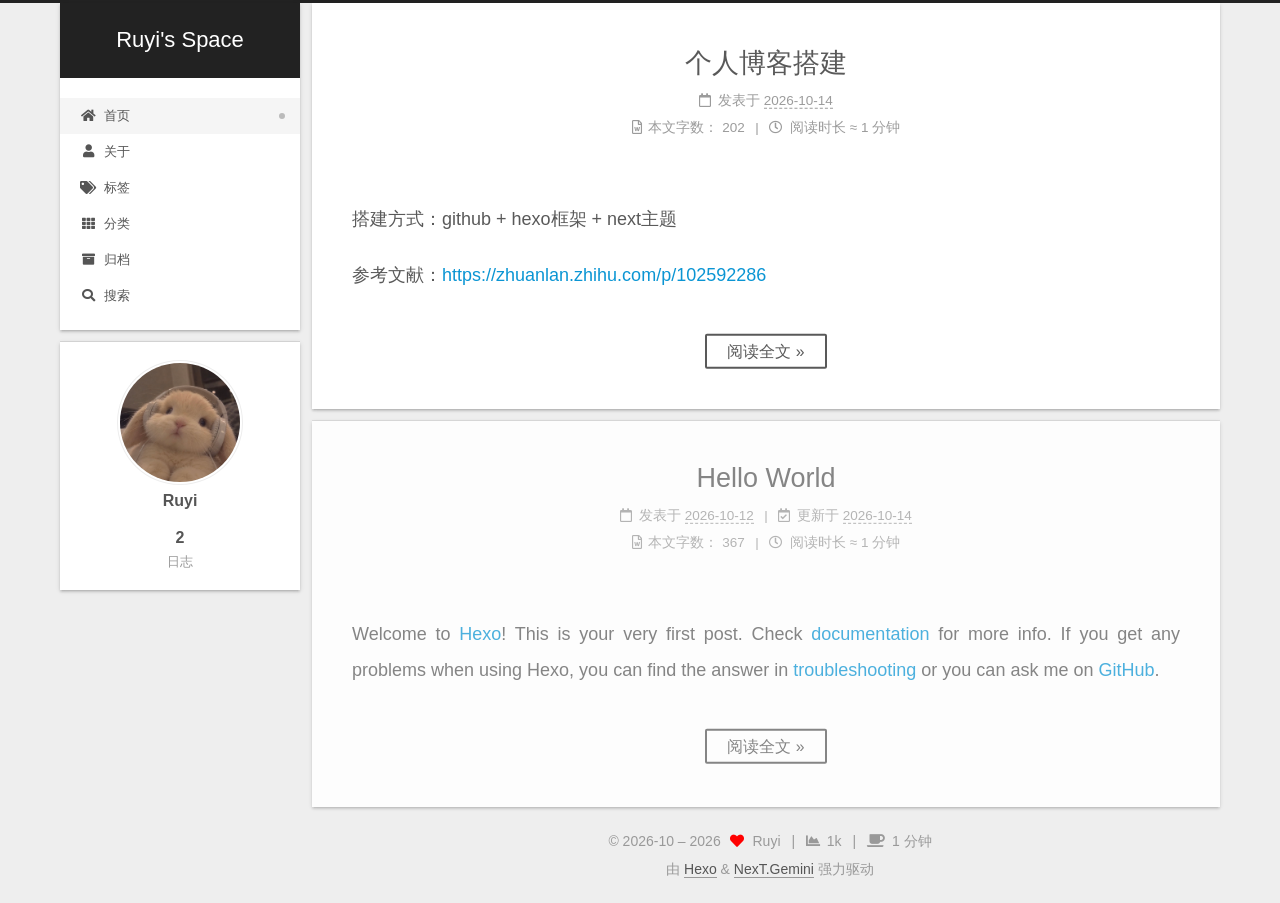
<file: index.html>
<!DOCTYPE html>
<html lang="zh-CN">
<head>
  <meta charset="UTF-8">
<meta name="viewport" content="width=device-width, initial-scale=1, maximum-scale=2">
<meta name="theme-color" content="#222">
<meta name="generator" content="Hexo 8.1.2">
  <link rel="apple-touch-icon" sizes="180x180" href="/images/apple-touch-icon-next.png">
  <link rel="icon" type="image/png" sizes="32x32" href="/images/favicon-32x32.png">
  <link rel="icon" type="image/png" sizes="16x16" href="/images/favicon-16x16.png">
  <link rel="mask-icon" href="/images/logo.svg" color="#222">

<link rel="stylesheet" href="/css/main.css">


<link rel="stylesheet" href="/lib/font-awesome/css/all.min.css">
  <link rel="stylesheet" href="/lib/pace/pace-theme-minimal.min.css">
  <script src="/lib/pace/pace.min.js"></script>

<script id="hexo-configurations">
    var NexT = window.NexT || {};
    var CONFIG = {"hostname":"example.com","root":"/","scheme":"Gemini","version":"7.8.0","exturl":false,"sidebar":{"position":"left","display":"post","padding":18,"offset":12,"onmobile":false},"copycode":{"enable":false,"show_result":false,"style":null},"back2top":{"enable":true,"sidebar":false,"scrollpercent":false},"bookmark":{"enable":false,"color":"#222","save":"auto"},"fancybox":false,"mediumzoom":false,"lazyload":false,"pangu":false,"comments":{"style":"tabs","active":null,"storage":true,"lazyload":false,"nav":null},"algolia":{"hits":{"per_page":10},"labels":{"input_placeholder":"Search for Posts","hits_empty":"We didn't find any results for the search: ${query}","hits_stats":"${hits} results found in ${time} ms"}},"localsearch":{"enable":true,"trigger":"manual","top_n_per_article":1,"unescape":false,"preload":false},"motion":{"enable":true,"async":false,"transition":{"post_block":"fadeIn","post_header":"slideDownIn","post_body":"slideDownIn","coll_header":"slideLeftIn","sidebar":"slideUpIn"}},"path":"search.xml"};
  </script>

  <meta property="og:type" content="website">
<meta property="og:title" content="Ruyi&#39;s Space">
<meta property="og:url" content="http://example.com/index.html">
<meta property="og:site_name" content="Ruyi&#39;s Space">
<meta property="og:locale" content="zh_CN">
<meta property="article:author" content="Ruyi">
<meta name="twitter:card" content="summary">

<link rel="canonical" href="http://example.com/">


<script id="page-configurations">
  // https://hexo.io/docs/variables.html
  CONFIG.page = {
    sidebar: "",
    isHome : true,
    isPost : false,
    lang   : 'zh-CN'
  };
</script>

  <title>Ruyi's Space</title>
  






  <noscript>
  <style>
  .use-motion .brand,
  .use-motion .menu-item,
  .sidebar-inner,
  .use-motion .post-block,
  .use-motion .pagination,
  .use-motion .comments,
  .use-motion .post-header,
  .use-motion .post-body,
  .use-motion .collection-header { opacity: initial; }

  .use-motion .site-title,
  .use-motion .site-subtitle {
    opacity: initial;
    top: initial;
  }

  .use-motion .logo-line-before i { left: initial; }
  .use-motion .logo-line-after i { right: initial; }
  </style>
</noscript>

</head>

<body itemscope itemtype="http://schema.org/WebPage">
  <div class="container use-motion">
    <div class="headband"></div>

    <header class="header" itemscope itemtype="http://schema.org/WPHeader">
      <div class="header-inner"><div class="site-brand-container">
  <div class="site-nav-toggle">
    <div class="toggle" aria-label="切换导航栏">
      <span class="toggle-line toggle-line-first"></span>
      <span class="toggle-line toggle-line-middle"></span>
      <span class="toggle-line toggle-line-last"></span>
    </div>
  </div>

  <div class="site-meta">

    <a href="/" class="brand" rel="start">
      <span class="logo-line-before"><i></i></span>
      <h1 class="site-title">Ruyi's Space</h1>
      <span class="logo-line-after"><i></i></span>
    </a>
  </div>

  <div class="site-nav-right">
    <div class="toggle popup-trigger">
        <i class="fa fa-search fa-fw fa-lg"></i>
    </div>
  </div>
</div>




<nav class="site-nav">
  <ul id="menu" class="main-menu menu">
        <li class="menu-item menu-item-home">

    <a href="/" rel="section"><i class="fa fa-home fa-fw"></i>首页</a>

  </li>
        <li class="menu-item menu-item-about">

    <a href="/about/" rel="section"><i class="fa fa-user fa-fw"></i>关于</a>

  </li>
        <li class="menu-item menu-item-tags">

    <a href="/tags/" rel="section"><i class="fa fa-tags fa-fw"></i>标签</a>

  </li>
        <li class="menu-item menu-item-categories">

    <a href="/categories/" rel="section"><i class="fa fa-th fa-fw"></i>分类</a>

  </li>
        <li class="menu-item menu-item-archives">

    <a href="/archives/" rel="section"><i class="fa fa-archive fa-fw"></i>归档</a>

  </li>
      <li class="menu-item menu-item-search">
        <a role="button" class="popup-trigger"><i class="fa fa-search fa-fw"></i>搜索
        </a>
      </li>
  </ul>
</nav>



  <div class="search-pop-overlay">
    <div class="popup search-popup">
        <div class="search-header">
  <span class="search-icon">
    <i class="fa fa-search"></i>
  </span>
  <div class="search-input-container">
    <input autocomplete="off" autocapitalize="off"
           placeholder="搜索..." spellcheck="false"
           type="search" class="search-input">
  </div>
  <span class="popup-btn-close">
    <i class="fa fa-times-circle"></i>
  </span>
</div>
<div id="search-result">
  <div id="no-result">
    <i class="fa fa-spinner fa-pulse fa-5x fa-fw"></i>
  </div>
</div>

    </div>
  </div>

</div>
    </header>

    
  <div class="back-to-top">
    <i class="fa fa-arrow-up"></i>
    <span>0%</span>
  </div>


    <main class="main">
      <div class="main-inner">
        <div class="content-wrap">
          

          <div class="content index posts-expand">
            
      
  
  
  <article itemscope itemtype="http://schema.org/Article" class="post-block" lang="zh-CN">
    <link itemprop="mainEntityOfPage" href="http://example.com/2026/10/14/%E4%B8%AA%E4%BA%BA%E5%8D%9A%E5%AE%A2%E6%90%AD%E5%BB%BA/">

    <span hidden itemprop="author" itemscope itemtype="http://schema.org/Person">
      <meta itemprop="image" content="/images/avatar.png">
      <meta itemprop="name" content="Ruyi">
      <meta itemprop="description" content="">
    </span>

    <span hidden itemprop="publisher" itemscope itemtype="http://schema.org/Organization">
      <meta itemprop="name" content="Ruyi's Space">
    </span>
      <header class="post-header">
        <h2 class="post-title" itemprop="name headline">
          
            <a href="/2026/10/14/%E4%B8%AA%E4%BA%BA%E5%8D%9A%E5%AE%A2%E6%90%AD%E5%BB%BA/" class="post-title-link" itemprop="url">个人博客搭建</a>
        </h2>

        <div class="post-meta">
            <span class="post-meta-item">
              <span class="post-meta-item-icon">
                <i class="far fa-calendar"></i>
              </span>
              <span class="post-meta-item-text">发表于</span>
              

              <time title="创建时间：2026-10-14 18:21:20 / 修改时间：22:31:36" itemprop="dateCreated datePublished" datetime="2026-10-14T18:21:20+08:00">2026-10-14</time>
            </span>

          <br>
            <span class="post-meta-item" title="本文字数">
              <span class="post-meta-item-icon">
                <i class="far fa-file-word"></i>
              </span>
                <span class="post-meta-item-text">本文字数：</span>
              <span>202</span>
            </span>
            <span class="post-meta-item" title="阅读时长">
              <span class="post-meta-item-icon">
                <i class="far fa-clock"></i>
              </span>
                <span class="post-meta-item-text">阅读时长 &asymp;</span>
              <span>1 分钟</span>
            </span>

        </div>
      </header>

    
    
    
    <div class="post-body" itemprop="articleBody">

      
          <p>搭建方式：github + hexo框架 + next主题</p>
<p>参考文献：<a target="_blank" rel="noopener" href="https://zhuanlan.zhihu.com/p/102592286">https://zhuanlan.zhihu.com/p/102592286</a></p>
          <!--noindex-->
            <div class="post-button">
              <a class="btn" href="/2026/10/14/%E4%B8%AA%E4%BA%BA%E5%8D%9A%E5%AE%A2%E6%90%AD%E5%BB%BA/#more" rel="contents">
                阅读全文 &raquo;
              </a>
            </div>
          <!--/noindex-->
        
      
    </div>

    
    
    
      <footer class="post-footer">
        <div class="post-eof"></div>
      </footer>
  </article>
  
  
  

      
  
  
  <article itemscope itemtype="http://schema.org/Article" class="post-block" lang="zh-CN">
    <link itemprop="mainEntityOfPage" href="http://example.com/2026/10/12/hello-world/">

    <span hidden itemprop="author" itemscope itemtype="http://schema.org/Person">
      <meta itemprop="image" content="/images/avatar.png">
      <meta itemprop="name" content="Ruyi">
      <meta itemprop="description" content="">
    </span>

    <span hidden itemprop="publisher" itemscope itemtype="http://schema.org/Organization">
      <meta itemprop="name" content="Ruyi's Space">
    </span>
      <header class="post-header">
        <h2 class="post-title" itemprop="name headline">
          
            <a href="/2026/10/12/hello-world/" class="post-title-link" itemprop="url">Hello World</a>
        </h2>

        <div class="post-meta">
            <span class="post-meta-item">
              <span class="post-meta-item-icon">
                <i class="far fa-calendar"></i>
              </span>
              <span class="post-meta-item-text">发表于</span>

              <time title="创建时间：2026-10-12 19:03:49" itemprop="dateCreated datePublished" datetime="2026-10-12T19:03:49+08:00">2026-10-12</time>
            </span>
              <span class="post-meta-item">
                <span class="post-meta-item-icon">
                  <i class="far fa-calendar-check"></i>
                </span>
                <span class="post-meta-item-text">更新于</span>
                <time title="修改时间：2026-10-14 22:32:46" itemprop="dateModified" datetime="2026-10-14T22:32:46+08:00">2026-10-14</time>
              </span>

          <br>
            <span class="post-meta-item" title="本文字数">
              <span class="post-meta-item-icon">
                <i class="far fa-file-word"></i>
              </span>
                <span class="post-meta-item-text">本文字数：</span>
              <span>367</span>
            </span>
            <span class="post-meta-item" title="阅读时长">
              <span class="post-meta-item-icon">
                <i class="far fa-clock"></i>
              </span>
                <span class="post-meta-item-text">阅读时长 &asymp;</span>
              <span>1 分钟</span>
            </span>

        </div>
      </header>

    
    
    
    <div class="post-body" itemprop="articleBody">

      
          <p>Welcome to <a target="_blank" rel="noopener" href="https://hexo.io/">Hexo</a>! This is your very first post. Check <a target="_blank" rel="noopener" href="https://hexo.io/docs/">documentation</a> for more info. If you get any problems when using Hexo, you can find the answer in <a target="_blank" rel="noopener" href="https://hexo.io/docs/troubleshooting.html">troubleshooting</a> or you can ask me on <a target="_blank" rel="noopener" href="https://github.com/hexojs/hexo/issues">GitHub</a>.<br>
          <!--noindex-->
            <div class="post-button">
              <a class="btn" href="/2026/10/12/hello-world/#more" rel="contents">
                阅读全文 &raquo;
              </a>
            </div>
          <!--/noindex-->
        
      
    </div>

    
    
    
      <footer class="post-footer">
        <div class="post-eof"></div>
      </footer>
  </article>
  
  
  


  



          </div>
          

<script>
  window.addEventListener('tabs:register', () => {
    let { activeClass } = CONFIG.comments;
    if (CONFIG.comments.storage) {
      activeClass = localStorage.getItem('comments_active') || activeClass;
    }
    if (activeClass) {
      let activeTab = document.querySelector(`a[href="#comment-${activeClass}"]`);
      if (activeTab) {
        activeTab.click();
      }
    }
  });
  if (CONFIG.comments.storage) {
    window.addEventListener('tabs:click', event => {
      if (!event.target.matches('.tabs-comment .tab-content .tab-pane')) return;
      let commentClass = event.target.classList[1];
      localStorage.setItem('comments_active', commentClass);
    });
  }
</script>

        </div>
          
  
  <div class="toggle sidebar-toggle">
    <span class="toggle-line toggle-line-first"></span>
    <span class="toggle-line toggle-line-middle"></span>
    <span class="toggle-line toggle-line-last"></span>
  </div>

  <aside class="sidebar">
    <div class="sidebar-inner">

      <ul class="sidebar-nav motion-element">
        <li class="sidebar-nav-toc">
          文章目录
        </li>
        <li class="sidebar-nav-overview">
          站点概览
        </li>
      </ul>

      <!--noindex-->
      <div class="post-toc-wrap sidebar-panel">
      </div>
      <!--/noindex-->

      <div class="site-overview-wrap sidebar-panel">
        <div class="site-author motion-element" itemprop="author" itemscope itemtype="http://schema.org/Person">
    <img class="site-author-image" itemprop="image" alt="Ruyi"
      src="/images/avatar.png">
  <p class="site-author-name" itemprop="name">Ruyi</p>
  <div class="site-description" itemprop="description"></div>
</div>
<div class="site-state-wrap motion-element">
  <nav class="site-state">
      <div class="site-state-item site-state-posts">
          <a href="/archives/">
        
          <span class="site-state-item-count">2</span>
          <span class="site-state-item-name">日志</span>
        </a>
      </div>
  </nav>
</div>



      </div>

    </div>
  </aside>
  <div id="sidebar-dimmer"></div>


      </div>
    </main>

    <footer class="footer">
      <div class="footer-inner">
        

        

<div class="copyright">
  
  &copy; 2026-10 – 
  <span itemprop="copyrightYear">2026</span>
  <span class="with-love">
    <i class="fa fa-heart"></i>
  </span>
  <span class="author" itemprop="copyrightHolder">Ruyi</span>
    <span class="post-meta-divider">|</span>
    <span class="post-meta-item-icon">
      <i class="fa fa-chart-area"></i>
    </span>
    <span title="站点总字数">1k</span>
    <span class="post-meta-divider">|</span>
    <span class="post-meta-item-icon">
      <i class="fa fa-coffee"></i>
    </span>
    <span title="站点阅读时长">1 分钟</span>
</div>
  <div class="powered-by">由 <a href="https://hexo.io/" class="theme-link" rel="noopener" target="_blank">Hexo</a> & <a href="https://theme-next.org/" class="theme-link" rel="noopener" target="_blank">NexT.Gemini</a> 强力驱动
  </div>

        








      </div>
    </footer>
  </div>

  
  <script src="/lib/anime.min.js"></script>
  <script src="/lib/velocity/velocity.min.js"></script>
  <script src="/lib/velocity/velocity.ui.min.js"></script>

<script src="/js/utils.js"></script>

<script src="/js/motion.js"></script>


<script src="/js/schemes/pisces.js"></script>


<script src="/js/next-boot.js"></script>




  




  
<script src="/js/local-search.js"></script>













  

  

</body>
</html>
</file>
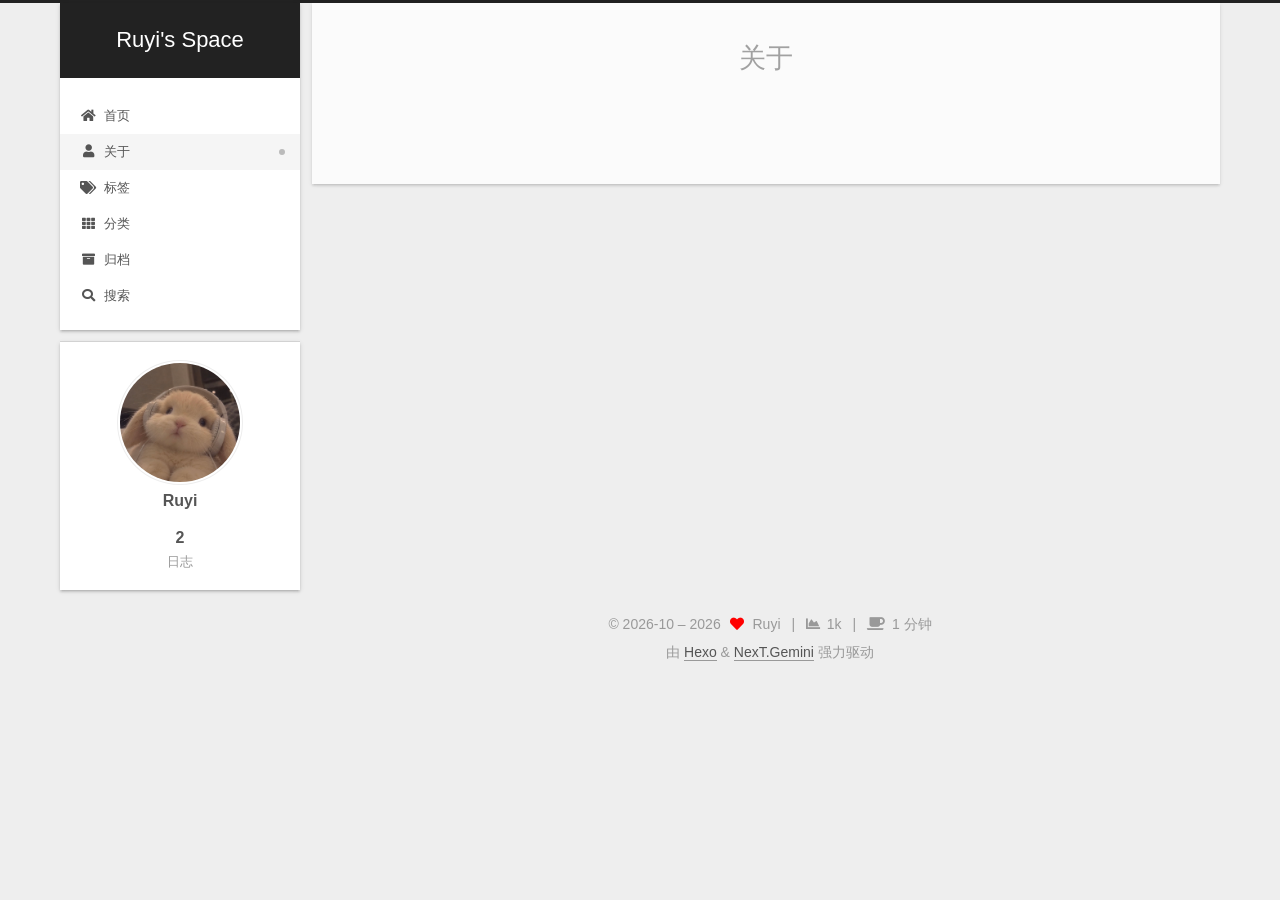
<file: about/index.html>
<!DOCTYPE html>
<html lang="zh-CN">
<head>
  <meta charset="UTF-8">
<meta name="viewport" content="width=device-width, initial-scale=1, maximum-scale=2">
<meta name="theme-color" content="#222">
<meta name="generator" content="Hexo 8.1.2">
  <link rel="apple-touch-icon" sizes="180x180" href="/images/apple-touch-icon-next.png">
  <link rel="icon" type="image/png" sizes="32x32" href="/images/favicon-32x32.png">
  <link rel="icon" type="image/png" sizes="16x16" href="/images/favicon-16x16.png">
  <link rel="mask-icon" href="/images/logo.svg" color="#222">

<link rel="stylesheet" href="/css/main.css">


<link rel="stylesheet" href="/lib/font-awesome/css/all.min.css">
  <link rel="stylesheet" href="/lib/pace/pace-theme-minimal.min.css">
  <script src="/lib/pace/pace.min.js"></script>

<script id="hexo-configurations">
    var NexT = window.NexT || {};
    var CONFIG = {"hostname":"example.com","root":"/","scheme":"Gemini","version":"7.8.0","exturl":false,"sidebar":{"position":"left","display":"post","padding":18,"offset":12,"onmobile":false},"copycode":{"enable":false,"show_result":false,"style":null},"back2top":{"enable":true,"sidebar":false,"scrollpercent":false},"bookmark":{"enable":false,"color":"#222","save":"auto"},"fancybox":false,"mediumzoom":false,"lazyload":false,"pangu":false,"comments":{"style":"tabs","active":null,"storage":true,"lazyload":false,"nav":null},"algolia":{"hits":{"per_page":10},"labels":{"input_placeholder":"Search for Posts","hits_empty":"We didn't find any results for the search: ${query}","hits_stats":"${hits} results found in ${time} ms"}},"localsearch":{"enable":true,"trigger":"manual","top_n_per_article":1,"unescape":false,"preload":false},"motion":{"enable":true,"async":false,"transition":{"post_block":"fadeIn","post_header":"slideDownIn","post_body":"slideDownIn","coll_header":"slideLeftIn","sidebar":"slideUpIn"}},"path":"search.xml"};
  </script>

  <meta property="og:type" content="website">
<meta property="og:title" content="关于">
<meta property="og:url" content="http://example.com/about/index.html">
<meta property="og:site_name" content="Ruyi&#39;s Space">
<meta property="og:locale" content="zh_CN">
<meta property="article:published_time" content="2026-10-14T08:09:38.000Z">
<meta property="article:modified_time" content="2026-10-14T08:11:17.916Z">
<meta property="article:author" content="Ruyi">
<meta name="twitter:card" content="summary">

<link rel="canonical" href="http://example.com/about/">


<script id="page-configurations">
  // https://hexo.io/docs/variables.html
  CONFIG.page = {
    sidebar: "",
    isHome : false,
    isPost : false,
    lang   : 'zh-CN'
  };
</script>

  <title>关于 | Ruyi's Space
</title>
  






  <noscript>
  <style>
  .use-motion .brand,
  .use-motion .menu-item,
  .sidebar-inner,
  .use-motion .post-block,
  .use-motion .pagination,
  .use-motion .comments,
  .use-motion .post-header,
  .use-motion .post-body,
  .use-motion .collection-header { opacity: initial; }

  .use-motion .site-title,
  .use-motion .site-subtitle {
    opacity: initial;
    top: initial;
  }

  .use-motion .logo-line-before i { left: initial; }
  .use-motion .logo-line-after i { right: initial; }
  </style>
</noscript>

</head>

<body itemscope itemtype="http://schema.org/WebPage">
  <div class="container use-motion">
    <div class="headband"></div>

    <header class="header" itemscope itemtype="http://schema.org/WPHeader">
      <div class="header-inner"><div class="site-brand-container">
  <div class="site-nav-toggle">
    <div class="toggle" aria-label="切换导航栏">
      <span class="toggle-line toggle-line-first"></span>
      <span class="toggle-line toggle-line-middle"></span>
      <span class="toggle-line toggle-line-last"></span>
    </div>
  </div>

  <div class="site-meta">

    <a href="/" class="brand" rel="start">
      <span class="logo-line-before"><i></i></span>
      <h1 class="site-title">Ruyi's Space</h1>
      <span class="logo-line-after"><i></i></span>
    </a>
  </div>

  <div class="site-nav-right">
    <div class="toggle popup-trigger">
        <i class="fa fa-search fa-fw fa-lg"></i>
    </div>
  </div>
</div>




<nav class="site-nav">
  <ul id="menu" class="main-menu menu">
        <li class="menu-item menu-item-home">

    <a href="/" rel="section"><i class="fa fa-home fa-fw"></i>首页</a>

  </li>
        <li class="menu-item menu-item-about">

    <a href="/about/" rel="section"><i class="fa fa-user fa-fw"></i>关于</a>

  </li>
        <li class="menu-item menu-item-tags">

    <a href="/tags/" rel="section"><i class="fa fa-tags fa-fw"></i>标签</a>

  </li>
        <li class="menu-item menu-item-categories">

    <a href="/categories/" rel="section"><i class="fa fa-th fa-fw"></i>分类</a>

  </li>
        <li class="menu-item menu-item-archives">

    <a href="/archives/" rel="section"><i class="fa fa-archive fa-fw"></i>归档</a>

  </li>
      <li class="menu-item menu-item-search">
        <a role="button" class="popup-trigger"><i class="fa fa-search fa-fw"></i>搜索
        </a>
      </li>
  </ul>
</nav>



  <div class="search-pop-overlay">
    <div class="popup search-popup">
        <div class="search-header">
  <span class="search-icon">
    <i class="fa fa-search"></i>
  </span>
  <div class="search-input-container">
    <input autocomplete="off" autocapitalize="off"
           placeholder="搜索..." spellcheck="false"
           type="search" class="search-input">
  </div>
  <span class="popup-btn-close">
    <i class="fa fa-times-circle"></i>
  </span>
</div>
<div id="search-result">
  <div id="no-result">
    <i class="fa fa-spinner fa-pulse fa-5x fa-fw"></i>
  </div>
</div>

    </div>
  </div>

</div>
    </header>

    
  <div class="back-to-top">
    <i class="fa fa-arrow-up"></i>
    <span>0%</span>
  </div>


    <main class="main">
      <div class="main-inner">
        <div class="content-wrap">
          
  
  

          <div class="content page posts-expand">
            

    
    
    
    <div class="post-block" lang="zh-CN">
      <header class="post-header">

<h1 class="post-title" itemprop="name headline">关于
</h1>

<div class="post-meta">
  

</div>

</header>

      
      
      
      <div class="post-body">
          
      </div>
      
      
      
    </div>
    

    
    
    


          </div>
          

<script>
  window.addEventListener('tabs:register', () => {
    let { activeClass } = CONFIG.comments;
    if (CONFIG.comments.storage) {
      activeClass = localStorage.getItem('comments_active') || activeClass;
    }
    if (activeClass) {
      let activeTab = document.querySelector(`a[href="#comment-${activeClass}"]`);
      if (activeTab) {
        activeTab.click();
      }
    }
  });
  if (CONFIG.comments.storage) {
    window.addEventListener('tabs:click', event => {
      if (!event.target.matches('.tabs-comment .tab-content .tab-pane')) return;
      let commentClass = event.target.classList[1];
      localStorage.setItem('comments_active', commentClass);
    });
  }
</script>

        </div>
          
  
  <div class="toggle sidebar-toggle">
    <span class="toggle-line toggle-line-first"></span>
    <span class="toggle-line toggle-line-middle"></span>
    <span class="toggle-line toggle-line-last"></span>
  </div>

  <aside class="sidebar">
    <div class="sidebar-inner">

      <ul class="sidebar-nav motion-element">
        <li class="sidebar-nav-toc">
          文章目录
        </li>
        <li class="sidebar-nav-overview">
          站点概览
        </li>
      </ul>

      <!--noindex-->
      <div class="post-toc-wrap sidebar-panel">
      </div>
      <!--/noindex-->

      <div class="site-overview-wrap sidebar-panel">
        <div class="site-author motion-element" itemprop="author" itemscope itemtype="http://schema.org/Person">
    <img class="site-author-image" itemprop="image" alt="Ruyi"
      src="/images/avatar.png">
  <p class="site-author-name" itemprop="name">Ruyi</p>
  <div class="site-description" itemprop="description"></div>
</div>
<div class="site-state-wrap motion-element">
  <nav class="site-state">
      <div class="site-state-item site-state-posts">
          <a href="/archives/">
        
          <span class="site-state-item-count">2</span>
          <span class="site-state-item-name">日志</span>
        </a>
      </div>
  </nav>
</div>



      </div>

    </div>
  </aside>
  <div id="sidebar-dimmer"></div>


      </div>
    </main>

    <footer class="footer">
      <div class="footer-inner">
        

        

<div class="copyright">
  
  &copy; 2026-10 – 
  <span itemprop="copyrightYear">2026</span>
  <span class="with-love">
    <i class="fa fa-heart"></i>
  </span>
  <span class="author" itemprop="copyrightHolder">Ruyi</span>
    <span class="post-meta-divider">|</span>
    <span class="post-meta-item-icon">
      <i class="fa fa-chart-area"></i>
    </span>
    <span title="站点总字数">1k</span>
    <span class="post-meta-divider">|</span>
    <span class="post-meta-item-icon">
      <i class="fa fa-coffee"></i>
    </span>
    <span title="站点阅读时长">1 分钟</span>
</div>
  <div class="powered-by">由 <a href="https://hexo.io/" class="theme-link" rel="noopener" target="_blank">Hexo</a> & <a href="https://theme-next.org/" class="theme-link" rel="noopener" target="_blank">NexT.Gemini</a> 强力驱动
  </div>

        








      </div>
    </footer>
  </div>

  
  <script src="/lib/anime.min.js"></script>
  <script src="/lib/velocity/velocity.min.js"></script>
  <script src="/lib/velocity/velocity.ui.min.js"></script>

<script src="/js/utils.js"></script>

<script src="/js/motion.js"></script>


<script src="/js/schemes/pisces.js"></script>


<script src="/js/next-boot.js"></script>




  




  
<script src="/js/local-search.js"></script>













  

  

</body>
</html>
</file>
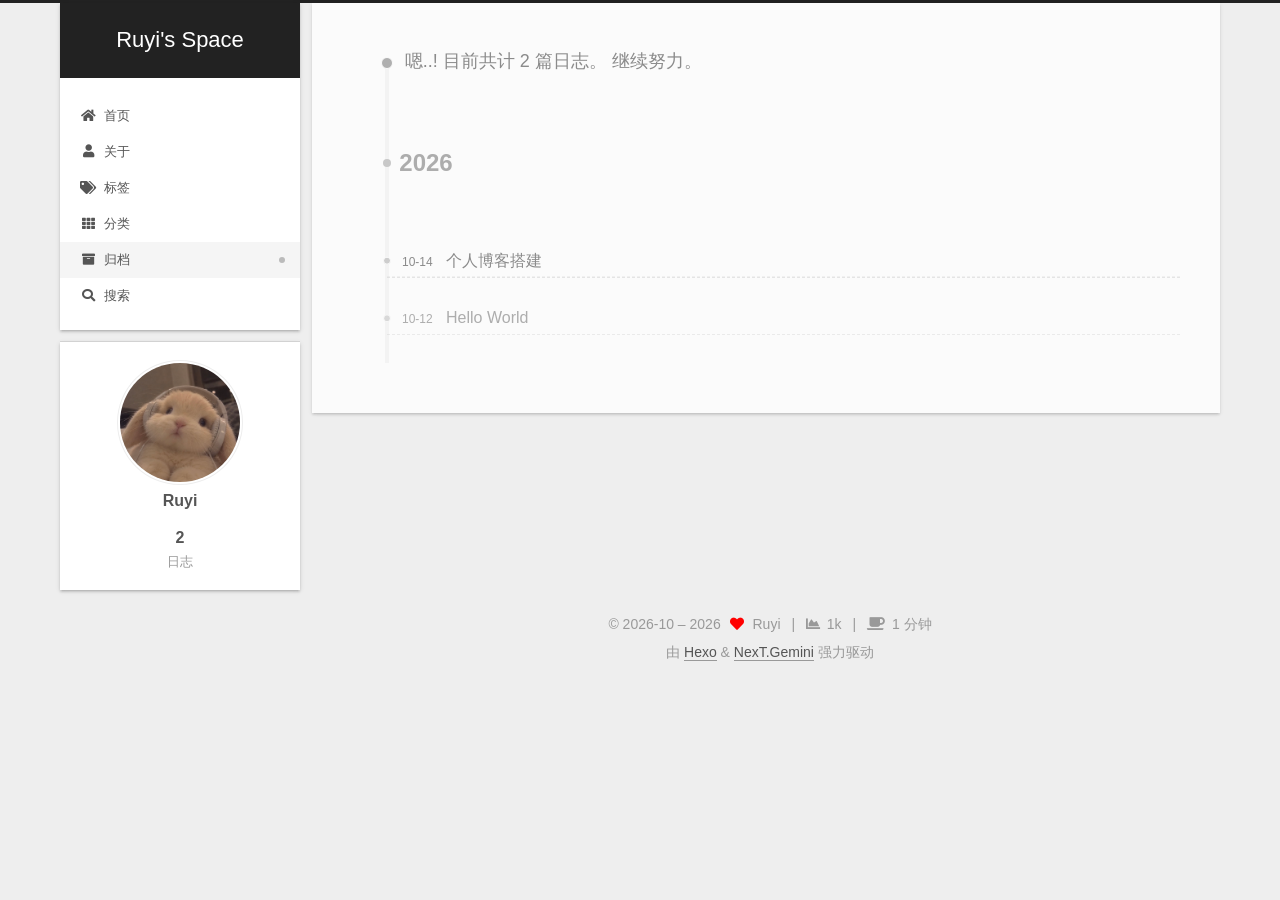
<file: archives/index.html>
<!DOCTYPE html>
<html lang="zh-CN">
<head>
  <meta charset="UTF-8">
<meta name="viewport" content="width=device-width, initial-scale=1, maximum-scale=2">
<meta name="theme-color" content="#222">
<meta name="generator" content="Hexo 8.1.2">
  <link rel="apple-touch-icon" sizes="180x180" href="/images/apple-touch-icon-next.png">
  <link rel="icon" type="image/png" sizes="32x32" href="/images/favicon-32x32.png">
  <link rel="icon" type="image/png" sizes="16x16" href="/images/favicon-16x16.png">
  <link rel="mask-icon" href="/images/logo.svg" color="#222">

<link rel="stylesheet" href="/css/main.css">


<link rel="stylesheet" href="/lib/font-awesome/css/all.min.css">
  <link rel="stylesheet" href="/lib/pace/pace-theme-minimal.min.css">
  <script src="/lib/pace/pace.min.js"></script>

<script id="hexo-configurations">
    var NexT = window.NexT || {};
    var CONFIG = {"hostname":"example.com","root":"/","scheme":"Gemini","version":"7.8.0","exturl":false,"sidebar":{"position":"left","display":"post","padding":18,"offset":12,"onmobile":false},"copycode":{"enable":false,"show_result":false,"style":null},"back2top":{"enable":true,"sidebar":false,"scrollpercent":false},"bookmark":{"enable":false,"color":"#222","save":"auto"},"fancybox":false,"mediumzoom":false,"lazyload":false,"pangu":false,"comments":{"style":"tabs","active":null,"storage":true,"lazyload":false,"nav":null},"algolia":{"hits":{"per_page":10},"labels":{"input_placeholder":"Search for Posts","hits_empty":"We didn't find any results for the search: ${query}","hits_stats":"${hits} results found in ${time} ms"}},"localsearch":{"enable":true,"trigger":"manual","top_n_per_article":1,"unescape":false,"preload":false},"motion":{"enable":true,"async":false,"transition":{"post_block":"fadeIn","post_header":"slideDownIn","post_body":"slideDownIn","coll_header":"slideLeftIn","sidebar":"slideUpIn"}},"path":"search.xml"};
  </script>

  <meta property="og:type" content="website">
<meta property="og:title" content="Ruyi&#39;s Space">
<meta property="og:url" content="http://example.com/archives/index.html">
<meta property="og:site_name" content="Ruyi&#39;s Space">
<meta property="og:locale" content="zh_CN">
<meta property="article:author" content="Ruyi">
<meta name="twitter:card" content="summary">

<link rel="canonical" href="http://example.com/archives/">


<script id="page-configurations">
  // https://hexo.io/docs/variables.html
  CONFIG.page = {
    sidebar: "",
    isHome : false,
    isPost : false,
    lang   : 'zh-CN'
  };
</script>

  <title>归档 | Ruyi's Space</title>
  






  <noscript>
  <style>
  .use-motion .brand,
  .use-motion .menu-item,
  .sidebar-inner,
  .use-motion .post-block,
  .use-motion .pagination,
  .use-motion .comments,
  .use-motion .post-header,
  .use-motion .post-body,
  .use-motion .collection-header { opacity: initial; }

  .use-motion .site-title,
  .use-motion .site-subtitle {
    opacity: initial;
    top: initial;
  }

  .use-motion .logo-line-before i { left: initial; }
  .use-motion .logo-line-after i { right: initial; }
  </style>
</noscript>

</head>

<body itemscope itemtype="http://schema.org/WebPage">
  <div class="container use-motion">
    <div class="headband"></div>

    <header class="header" itemscope itemtype="http://schema.org/WPHeader">
      <div class="header-inner"><div class="site-brand-container">
  <div class="site-nav-toggle">
    <div class="toggle" aria-label="切换导航栏">
      <span class="toggle-line toggle-line-first"></span>
      <span class="toggle-line toggle-line-middle"></span>
      <span class="toggle-line toggle-line-last"></span>
    </div>
  </div>

  <div class="site-meta">

    <a href="/" class="brand" rel="start">
      <span class="logo-line-before"><i></i></span>
      <h1 class="site-title">Ruyi's Space</h1>
      <span class="logo-line-after"><i></i></span>
    </a>
  </div>

  <div class="site-nav-right">
    <div class="toggle popup-trigger">
        <i class="fa fa-search fa-fw fa-lg"></i>
    </div>
  </div>
</div>




<nav class="site-nav">
  <ul id="menu" class="main-menu menu">
        <li class="menu-item menu-item-home">

    <a href="/" rel="section"><i class="fa fa-home fa-fw"></i>首页</a>

  </li>
        <li class="menu-item menu-item-about">

    <a href="/about/" rel="section"><i class="fa fa-user fa-fw"></i>关于</a>

  </li>
        <li class="menu-item menu-item-tags">

    <a href="/tags/" rel="section"><i class="fa fa-tags fa-fw"></i>标签</a>

  </li>
        <li class="menu-item menu-item-categories">

    <a href="/categories/" rel="section"><i class="fa fa-th fa-fw"></i>分类</a>

  </li>
        <li class="menu-item menu-item-archives">

    <a href="/archives/" rel="section"><i class="fa fa-archive fa-fw"></i>归档</a>

  </li>
      <li class="menu-item menu-item-search">
        <a role="button" class="popup-trigger"><i class="fa fa-search fa-fw"></i>搜索
        </a>
      </li>
  </ul>
</nav>



  <div class="search-pop-overlay">
    <div class="popup search-popup">
        <div class="search-header">
  <span class="search-icon">
    <i class="fa fa-search"></i>
  </span>
  <div class="search-input-container">
    <input autocomplete="off" autocapitalize="off"
           placeholder="搜索..." spellcheck="false"
           type="search" class="search-input">
  </div>
  <span class="popup-btn-close">
    <i class="fa fa-times-circle"></i>
  </span>
</div>
<div id="search-result">
  <div id="no-result">
    <i class="fa fa-spinner fa-pulse fa-5x fa-fw"></i>
  </div>
</div>

    </div>
  </div>

</div>
    </header>

    
  <div class="back-to-top">
    <i class="fa fa-arrow-up"></i>
    <span>0%</span>
  </div>


    <main class="main">
      <div class="main-inner">
        <div class="content-wrap">
          

          <div class="content archive">
            

  
  
  
  <div class="post-block">
    <div class="posts-collapse">
      <div class="collection-title">
        <span class="collection-header">嗯..! 目前共计 2 篇日志。 继续努力。</span>
      </div>

      
    <div class="collection-year">
      <span class="collection-header">2026</span>
    </div>

  <article itemscope itemtype="http://schema.org/Article">
    <header class="post-header">

      <div class="post-meta">
        <time itemprop="dateCreated"
              datetime="2026-10-14T18:21:20+08:00"
              content="2026-10-14">
          10-14
        </time>
      </div>

      <div class="post-title">
          <a class="post-title-link" href="/2026/10/14/%E4%B8%AA%E4%BA%BA%E5%8D%9A%E5%AE%A2%E6%90%AD%E5%BB%BA/" itemprop="url">
            <span itemprop="name">个人博客搭建</span>
          </a>
      </div>

    </header>
  </article>

  <article itemscope itemtype="http://schema.org/Article">
    <header class="post-header">

      <div class="post-meta">
        <time itemprop="dateCreated"
              datetime="2026-10-12T19:03:49+08:00"
              content="2026-10-12">
          10-12
        </time>
      </div>

      <div class="post-title">
          <a class="post-title-link" href="/2026/10/12/hello-world/" itemprop="url">
            <span itemprop="name">Hello World</span>
          </a>
      </div>

    </header>
  </article>


    </div>
  </div>
  
  
  

  



          </div>
          

<script>
  window.addEventListener('tabs:register', () => {
    let { activeClass } = CONFIG.comments;
    if (CONFIG.comments.storage) {
      activeClass = localStorage.getItem('comments_active') || activeClass;
    }
    if (activeClass) {
      let activeTab = document.querySelector(`a[href="#comment-${activeClass}"]`);
      if (activeTab) {
        activeTab.click();
      }
    }
  });
  if (CONFIG.comments.storage) {
    window.addEventListener('tabs:click', event => {
      if (!event.target.matches('.tabs-comment .tab-content .tab-pane')) return;
      let commentClass = event.target.classList[1];
      localStorage.setItem('comments_active', commentClass);
    });
  }
</script>

        </div>
          
  
  <div class="toggle sidebar-toggle">
    <span class="toggle-line toggle-line-first"></span>
    <span class="toggle-line toggle-line-middle"></span>
    <span class="toggle-line toggle-line-last"></span>
  </div>

  <aside class="sidebar">
    <div class="sidebar-inner">

      <ul class="sidebar-nav motion-element">
        <li class="sidebar-nav-toc">
          文章目录
        </li>
        <li class="sidebar-nav-overview">
          站点概览
        </li>
      </ul>

      <!--noindex-->
      <div class="post-toc-wrap sidebar-panel">
      </div>
      <!--/noindex-->

      <div class="site-overview-wrap sidebar-panel">
        <div class="site-author motion-element" itemprop="author" itemscope itemtype="http://schema.org/Person">
    <img class="site-author-image" itemprop="image" alt="Ruyi"
      src="/images/avatar.png">
  <p class="site-author-name" itemprop="name">Ruyi</p>
  <div class="site-description" itemprop="description"></div>
</div>
<div class="site-state-wrap motion-element">
  <nav class="site-state">
      <div class="site-state-item site-state-posts">
          <a href="/archives/">
        
          <span class="site-state-item-count">2</span>
          <span class="site-state-item-name">日志</span>
        </a>
      </div>
  </nav>
</div>



      </div>

    </div>
  </aside>
  <div id="sidebar-dimmer"></div>


      </div>
    </main>

    <footer class="footer">
      <div class="footer-inner">
        

        

<div class="copyright">
  
  &copy; 2026-10 – 
  <span itemprop="copyrightYear">2026</span>
  <span class="with-love">
    <i class="fa fa-heart"></i>
  </span>
  <span class="author" itemprop="copyrightHolder">Ruyi</span>
    <span class="post-meta-divider">|</span>
    <span class="post-meta-item-icon">
      <i class="fa fa-chart-area"></i>
    </span>
    <span title="站点总字数">1k</span>
    <span class="post-meta-divider">|</span>
    <span class="post-meta-item-icon">
      <i class="fa fa-coffee"></i>
    </span>
    <span title="站点阅读时长">1 分钟</span>
</div>
  <div class="powered-by">由 <a href="https://hexo.io/" class="theme-link" rel="noopener" target="_blank">Hexo</a> & <a href="https://theme-next.org/" class="theme-link" rel="noopener" target="_blank">NexT.Gemini</a> 强力驱动
  </div>

        








      </div>
    </footer>
  </div>

  
  <script src="/lib/anime.min.js"></script>
  <script src="/lib/velocity/velocity.min.js"></script>
  <script src="/lib/velocity/velocity.ui.min.js"></script>

<script src="/js/utils.js"></script>

<script src="/js/motion.js"></script>


<script src="/js/schemes/pisces.js"></script>


<script src="/js/next-boot.js"></script>




  




  
<script src="/js/local-search.js"></script>













  

  

</body>
</html>
</file>
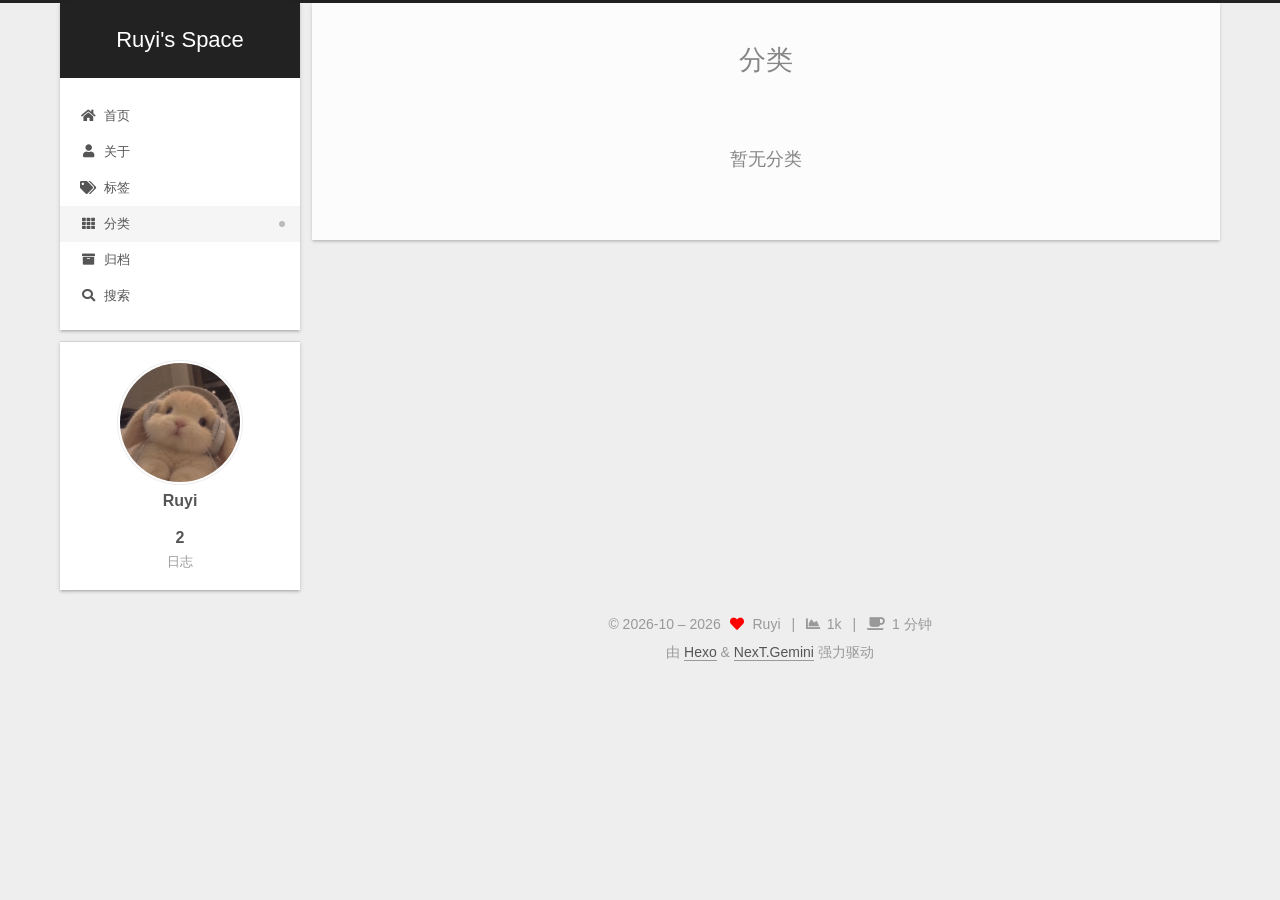
<file: categories/index.html>
<!DOCTYPE html>
<html lang="zh-CN">
<head>
  <meta charset="UTF-8">
<meta name="viewport" content="width=device-width, initial-scale=1, maximum-scale=2">
<meta name="theme-color" content="#222">
<meta name="generator" content="Hexo 8.1.2">
  <link rel="apple-touch-icon" sizes="180x180" href="/images/apple-touch-icon-next.png">
  <link rel="icon" type="image/png" sizes="32x32" href="/images/favicon-32x32.png">
  <link rel="icon" type="image/png" sizes="16x16" href="/images/favicon-16x16.png">
  <link rel="mask-icon" href="/images/logo.svg" color="#222">

<link rel="stylesheet" href="/css/main.css">


<link rel="stylesheet" href="/lib/font-awesome/css/all.min.css">
  <link rel="stylesheet" href="/lib/pace/pace-theme-minimal.min.css">
  <script src="/lib/pace/pace.min.js"></script>

<script id="hexo-configurations">
    var NexT = window.NexT || {};
    var CONFIG = {"hostname":"example.com","root":"/","scheme":"Gemini","version":"7.8.0","exturl":false,"sidebar":{"position":"left","display":"post","padding":18,"offset":12,"onmobile":false},"copycode":{"enable":false,"show_result":false,"style":null},"back2top":{"enable":true,"sidebar":false,"scrollpercent":false},"bookmark":{"enable":false,"color":"#222","save":"auto"},"fancybox":false,"mediumzoom":false,"lazyload":false,"pangu":false,"comments":{"style":"tabs","active":null,"storage":true,"lazyload":false,"nav":null},"algolia":{"hits":{"per_page":10},"labels":{"input_placeholder":"Search for Posts","hits_empty":"We didn't find any results for the search: ${query}","hits_stats":"${hits} results found in ${time} ms"}},"localsearch":{"enable":true,"trigger":"manual","top_n_per_article":1,"unescape":false,"preload":false},"motion":{"enable":true,"async":false,"transition":{"post_block":"fadeIn","post_header":"slideDownIn","post_body":"slideDownIn","coll_header":"slideLeftIn","sidebar":"slideUpIn"}},"path":"search.xml"};
  </script>

  <meta property="og:type" content="website">
<meta property="og:title" content="分类">
<meta property="og:url" content="http://example.com/categories/index.html">
<meta property="og:site_name" content="Ruyi&#39;s Space">
<meta property="og:locale" content="zh_CN">
<meta property="article:published_time" content="2026-10-14T08:09:18.000Z">
<meta property="article:modified_time" content="2026-10-14T08:11:44.444Z">
<meta property="article:author" content="Ruyi">
<meta name="twitter:card" content="summary">

<link rel="canonical" href="http://example.com/categories/">


<script id="page-configurations">
  // https://hexo.io/docs/variables.html
  CONFIG.page = {
    sidebar: "",
    isHome : false,
    isPost : false,
    lang   : 'zh-CN'
  };
</script>

  <title>分类 | Ruyi's Space
</title>
  






  <noscript>
  <style>
  .use-motion .brand,
  .use-motion .menu-item,
  .sidebar-inner,
  .use-motion .post-block,
  .use-motion .pagination,
  .use-motion .comments,
  .use-motion .post-header,
  .use-motion .post-body,
  .use-motion .collection-header { opacity: initial; }

  .use-motion .site-title,
  .use-motion .site-subtitle {
    opacity: initial;
    top: initial;
  }

  .use-motion .logo-line-before i { left: initial; }
  .use-motion .logo-line-after i { right: initial; }
  </style>
</noscript>

</head>

<body itemscope itemtype="http://schema.org/WebPage">
  <div class="container use-motion">
    <div class="headband"></div>

    <header class="header" itemscope itemtype="http://schema.org/WPHeader">
      <div class="header-inner"><div class="site-brand-container">
  <div class="site-nav-toggle">
    <div class="toggle" aria-label="切换导航栏">
      <span class="toggle-line toggle-line-first"></span>
      <span class="toggle-line toggle-line-middle"></span>
      <span class="toggle-line toggle-line-last"></span>
    </div>
  </div>

  <div class="site-meta">

    <a href="/" class="brand" rel="start">
      <span class="logo-line-before"><i></i></span>
      <h1 class="site-title">Ruyi's Space</h1>
      <span class="logo-line-after"><i></i></span>
    </a>
  </div>

  <div class="site-nav-right">
    <div class="toggle popup-trigger">
        <i class="fa fa-search fa-fw fa-lg"></i>
    </div>
  </div>
</div>




<nav class="site-nav">
  <ul id="menu" class="main-menu menu">
        <li class="menu-item menu-item-home">

    <a href="/" rel="section"><i class="fa fa-home fa-fw"></i>首页</a>

  </li>
        <li class="menu-item menu-item-about">

    <a href="/about/" rel="section"><i class="fa fa-user fa-fw"></i>关于</a>

  </li>
        <li class="menu-item menu-item-tags">

    <a href="/tags/" rel="section"><i class="fa fa-tags fa-fw"></i>标签</a>

  </li>
        <li class="menu-item menu-item-categories">

    <a href="/categories/" rel="section"><i class="fa fa-th fa-fw"></i>分类</a>

  </li>
        <li class="menu-item menu-item-archives">

    <a href="/archives/" rel="section"><i class="fa fa-archive fa-fw"></i>归档</a>

  </li>
      <li class="menu-item menu-item-search">
        <a role="button" class="popup-trigger"><i class="fa fa-search fa-fw"></i>搜索
        </a>
      </li>
  </ul>
</nav>



  <div class="search-pop-overlay">
    <div class="popup search-popup">
        <div class="search-header">
  <span class="search-icon">
    <i class="fa fa-search"></i>
  </span>
  <div class="search-input-container">
    <input autocomplete="off" autocapitalize="off"
           placeholder="搜索..." spellcheck="false"
           type="search" class="search-input">
  </div>
  <span class="popup-btn-close">
    <i class="fa fa-times-circle"></i>
  </span>
</div>
<div id="search-result">
  <div id="no-result">
    <i class="fa fa-spinner fa-pulse fa-5x fa-fw"></i>
  </div>
</div>

    </div>
  </div>

</div>
    </header>

    
  <div class="back-to-top">
    <i class="fa fa-arrow-up"></i>
    <span>0%</span>
  </div>


    <main class="main">
      <div class="main-inner">
        <div class="content-wrap">
          
  
  

          <div class="content page posts-expand">
            

    
    
    
    <div class="post-block" lang="zh-CN">
      <header class="post-header">

<h1 class="post-title" itemprop="name headline">分类
</h1>

<div class="post-meta">
  

</div>

</header>

      
      
      
      <div class="post-body">
          <div class="category-all-page">
            <div class="category-all-title">
              暂无分类
            </div>
            <div class="category-all">
              
            </div>
          </div>
        
      </div>
      
      
      
    </div>
    

    
    
    


          </div>
          

<script>
  window.addEventListener('tabs:register', () => {
    let { activeClass } = CONFIG.comments;
    if (CONFIG.comments.storage) {
      activeClass = localStorage.getItem('comments_active') || activeClass;
    }
    if (activeClass) {
      let activeTab = document.querySelector(`a[href="#comment-${activeClass}"]`);
      if (activeTab) {
        activeTab.click();
      }
    }
  });
  if (CONFIG.comments.storage) {
    window.addEventListener('tabs:click', event => {
      if (!event.target.matches('.tabs-comment .tab-content .tab-pane')) return;
      let commentClass = event.target.classList[1];
      localStorage.setItem('comments_active', commentClass);
    });
  }
</script>

        </div>
          
  
  <div class="toggle sidebar-toggle">
    <span class="toggle-line toggle-line-first"></span>
    <span class="toggle-line toggle-line-middle"></span>
    <span class="toggle-line toggle-line-last"></span>
  </div>

  <aside class="sidebar">
    <div class="sidebar-inner">

      <ul class="sidebar-nav motion-element">
        <li class="sidebar-nav-toc">
          文章目录
        </li>
        <li class="sidebar-nav-overview">
          站点概览
        </li>
      </ul>

      <!--noindex-->
      <div class="post-toc-wrap sidebar-panel">
      </div>
      <!--/noindex-->

      <div class="site-overview-wrap sidebar-panel">
        <div class="site-author motion-element" itemprop="author" itemscope itemtype="http://schema.org/Person">
    <img class="site-author-image" itemprop="image" alt="Ruyi"
      src="/images/avatar.png">
  <p class="site-author-name" itemprop="name">Ruyi</p>
  <div class="site-description" itemprop="description"></div>
</div>
<div class="site-state-wrap motion-element">
  <nav class="site-state">
      <div class="site-state-item site-state-posts">
          <a href="/archives/">
        
          <span class="site-state-item-count">2</span>
          <span class="site-state-item-name">日志</span>
        </a>
      </div>
  </nav>
</div>



      </div>

    </div>
  </aside>
  <div id="sidebar-dimmer"></div>


      </div>
    </main>

    <footer class="footer">
      <div class="footer-inner">
        

        

<div class="copyright">
  
  &copy; 2026-10 – 
  <span itemprop="copyrightYear">2026</span>
  <span class="with-love">
    <i class="fa fa-heart"></i>
  </span>
  <span class="author" itemprop="copyrightHolder">Ruyi</span>
    <span class="post-meta-divider">|</span>
    <span class="post-meta-item-icon">
      <i class="fa fa-chart-area"></i>
    </span>
    <span title="站点总字数">1k</span>
    <span class="post-meta-divider">|</span>
    <span class="post-meta-item-icon">
      <i class="fa fa-coffee"></i>
    </span>
    <span title="站点阅读时长">1 分钟</span>
</div>
  <div class="powered-by">由 <a href="https://hexo.io/" class="theme-link" rel="noopener" target="_blank">Hexo</a> & <a href="https://theme-next.org/" class="theme-link" rel="noopener" target="_blank">NexT.Gemini</a> 强力驱动
  </div>

        








      </div>
    </footer>
  </div>

  
  <script src="/lib/anime.min.js"></script>
  <script src="/lib/velocity/velocity.min.js"></script>
  <script src="/lib/velocity/velocity.ui.min.js"></script>

<script src="/js/utils.js"></script>

<script src="/js/motion.js"></script>


<script src="/js/schemes/pisces.js"></script>


<script src="/js/next-boot.js"></script>




  




  
<script src="/js/local-search.js"></script>













  

  

</body>
</html>
</file>
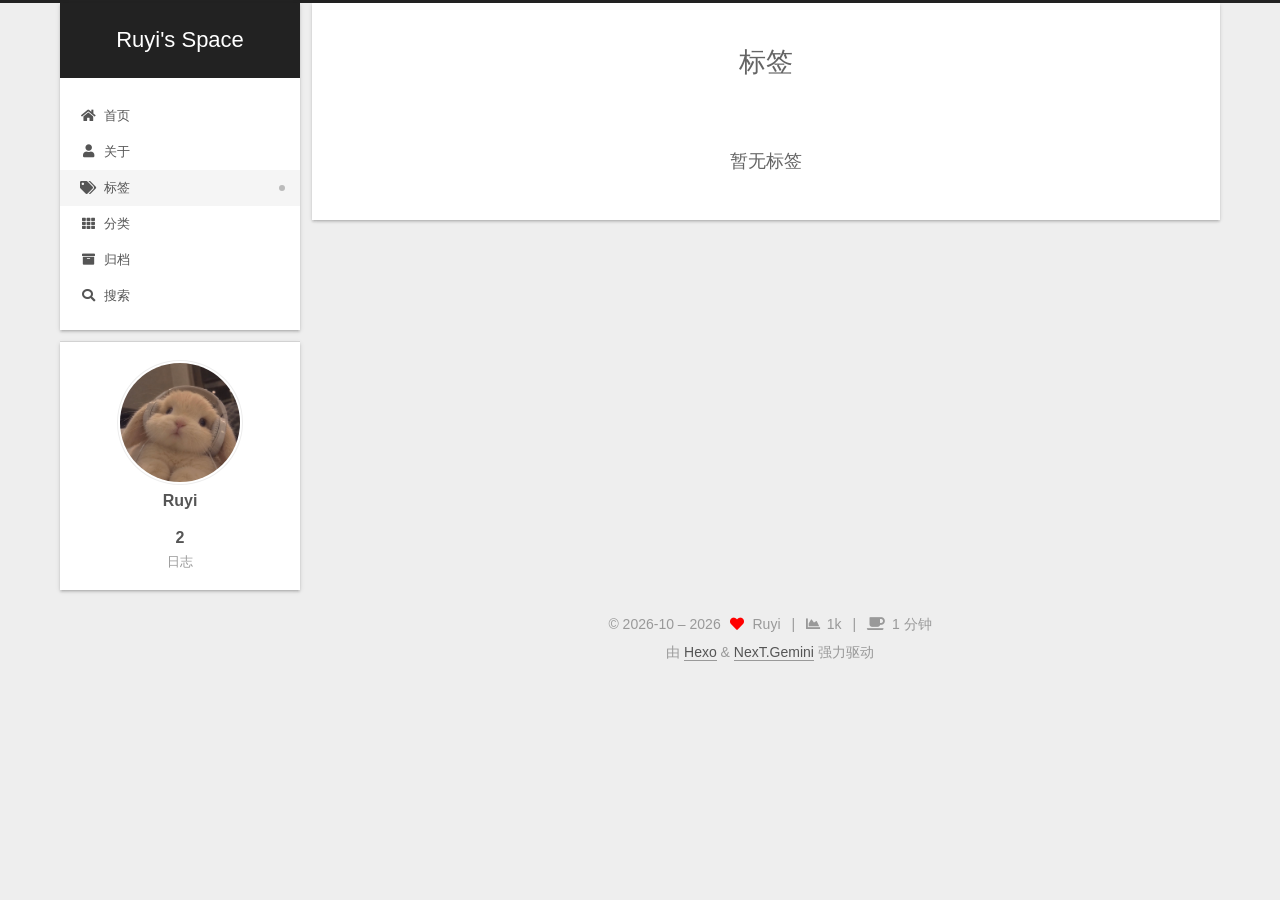
<file: tags/index.html>
<!DOCTYPE html>
<html lang="zh-CN">
<head>
  <meta charset="UTF-8">
<meta name="viewport" content="width=device-width, initial-scale=1, maximum-scale=2">
<meta name="theme-color" content="#222">
<meta name="generator" content="Hexo 8.1.2">
  <link rel="apple-touch-icon" sizes="180x180" href="/images/apple-touch-icon-next.png">
  <link rel="icon" type="image/png" sizes="32x32" href="/images/favicon-32x32.png">
  <link rel="icon" type="image/png" sizes="16x16" href="/images/favicon-16x16.png">
  <link rel="mask-icon" href="/images/logo.svg" color="#222">

<link rel="stylesheet" href="/css/main.css">


<link rel="stylesheet" href="/lib/font-awesome/css/all.min.css">
  <link rel="stylesheet" href="/lib/pace/pace-theme-minimal.min.css">
  <script src="/lib/pace/pace.min.js"></script>

<script id="hexo-configurations">
    var NexT = window.NexT || {};
    var CONFIG = {"hostname":"example.com","root":"/","scheme":"Gemini","version":"7.8.0","exturl":false,"sidebar":{"position":"left","display":"post","padding":18,"offset":12,"onmobile":false},"copycode":{"enable":false,"show_result":false,"style":null},"back2top":{"enable":true,"sidebar":false,"scrollpercent":false},"bookmark":{"enable":false,"color":"#222","save":"auto"},"fancybox":false,"mediumzoom":false,"lazyload":false,"pangu":false,"comments":{"style":"tabs","active":null,"storage":true,"lazyload":false,"nav":null},"algolia":{"hits":{"per_page":10},"labels":{"input_placeholder":"Search for Posts","hits_empty":"We didn't find any results for the search: ${query}","hits_stats":"${hits} results found in ${time} ms"}},"localsearch":{"enable":true,"trigger":"manual","top_n_per_article":1,"unescape":false,"preload":false},"motion":{"enable":true,"async":false,"transition":{"post_block":"fadeIn","post_header":"slideDownIn","post_body":"slideDownIn","coll_header":"slideLeftIn","sidebar":"slideUpIn"}},"path":"search.xml"};
  </script>

  <meta property="og:type" content="website">
<meta property="og:title" content="标签">
<meta property="og:url" content="http://example.com/tags/index.html">
<meta property="og:site_name" content="Ruyi&#39;s Space">
<meta property="og:locale" content="zh_CN">
<meta property="article:published_time" content="2026-10-14T08:09:27.000Z">
<meta property="article:modified_time" content="2026-10-14T08:12:17.523Z">
<meta property="article:author" content="Ruyi">
<meta name="twitter:card" content="summary">

<link rel="canonical" href="http://example.com/tags/">


<script id="page-configurations">
  // https://hexo.io/docs/variables.html
  CONFIG.page = {
    sidebar: "",
    isHome : false,
    isPost : false,
    lang   : 'zh-CN'
  };
</script>

  <title>标签 | Ruyi's Space
</title>
  






  <noscript>
  <style>
  .use-motion .brand,
  .use-motion .menu-item,
  .sidebar-inner,
  .use-motion .post-block,
  .use-motion .pagination,
  .use-motion .comments,
  .use-motion .post-header,
  .use-motion .post-body,
  .use-motion .collection-header { opacity: initial; }

  .use-motion .site-title,
  .use-motion .site-subtitle {
    opacity: initial;
    top: initial;
  }

  .use-motion .logo-line-before i { left: initial; }
  .use-motion .logo-line-after i { right: initial; }
  </style>
</noscript>

</head>

<body itemscope itemtype="http://schema.org/WebPage">
  <div class="container use-motion">
    <div class="headband"></div>

    <header class="header" itemscope itemtype="http://schema.org/WPHeader">
      <div class="header-inner"><div class="site-brand-container">
  <div class="site-nav-toggle">
    <div class="toggle" aria-label="切换导航栏">
      <span class="toggle-line toggle-line-first"></span>
      <span class="toggle-line toggle-line-middle"></span>
      <span class="toggle-line toggle-line-last"></span>
    </div>
  </div>

  <div class="site-meta">

    <a href="/" class="brand" rel="start">
      <span class="logo-line-before"><i></i></span>
      <h1 class="site-title">Ruyi's Space</h1>
      <span class="logo-line-after"><i></i></span>
    </a>
  </div>

  <div class="site-nav-right">
    <div class="toggle popup-trigger">
        <i class="fa fa-search fa-fw fa-lg"></i>
    </div>
  </div>
</div>




<nav class="site-nav">
  <ul id="menu" class="main-menu menu">
        <li class="menu-item menu-item-home">

    <a href="/" rel="section"><i class="fa fa-home fa-fw"></i>首页</a>

  </li>
        <li class="menu-item menu-item-about">

    <a href="/about/" rel="section"><i class="fa fa-user fa-fw"></i>关于</a>

  </li>
        <li class="menu-item menu-item-tags">

    <a href="/tags/" rel="section"><i class="fa fa-tags fa-fw"></i>标签</a>

  </li>
        <li class="menu-item menu-item-categories">

    <a href="/categories/" rel="section"><i class="fa fa-th fa-fw"></i>分类</a>

  </li>
        <li class="menu-item menu-item-archives">

    <a href="/archives/" rel="section"><i class="fa fa-archive fa-fw"></i>归档</a>

  </li>
      <li class="menu-item menu-item-search">
        <a role="button" class="popup-trigger"><i class="fa fa-search fa-fw"></i>搜索
        </a>
      </li>
  </ul>
</nav>



  <div class="search-pop-overlay">
    <div class="popup search-popup">
        <div class="search-header">
  <span class="search-icon">
    <i class="fa fa-search"></i>
  </span>
  <div class="search-input-container">
    <input autocomplete="off" autocapitalize="off"
           placeholder="搜索..." spellcheck="false"
           type="search" class="search-input">
  </div>
  <span class="popup-btn-close">
    <i class="fa fa-times-circle"></i>
  </span>
</div>
<div id="search-result">
  <div id="no-result">
    <i class="fa fa-spinner fa-pulse fa-5x fa-fw"></i>
  </div>
</div>

    </div>
  </div>

</div>
    </header>

    
  <div class="back-to-top">
    <i class="fa fa-arrow-up"></i>
    <span>0%</span>
  </div>


    <main class="main">
      <div class="main-inner">
        <div class="content-wrap">
          
  
  

          <div class="content page posts-expand">
            

    
    
    
    <div class="post-block" lang="zh-CN">
      <header class="post-header">

<h1 class="post-title" itemprop="name headline">标签
</h1>

<div class="post-meta">
  

</div>

</header>

      
      
      
      <div class="post-body">
          <div class="tag-cloud">
            <div class="tag-cloud-title">
              暂无标签
            </div>
            <div class="tag-cloud-tags">
              
            </div>
          </div>
        
      </div>
      
      
      
    </div>
    

    
    
    


          </div>
          

<script>
  window.addEventListener('tabs:register', () => {
    let { activeClass } = CONFIG.comments;
    if (CONFIG.comments.storage) {
      activeClass = localStorage.getItem('comments_active') || activeClass;
    }
    if (activeClass) {
      let activeTab = document.querySelector(`a[href="#comment-${activeClass}"]`);
      if (activeTab) {
        activeTab.click();
      }
    }
  });
  if (CONFIG.comments.storage) {
    window.addEventListener('tabs:click', event => {
      if (!event.target.matches('.tabs-comment .tab-content .tab-pane')) return;
      let commentClass = event.target.classList[1];
      localStorage.setItem('comments_active', commentClass);
    });
  }
</script>

        </div>
          
  
  <div class="toggle sidebar-toggle">
    <span class="toggle-line toggle-line-first"></span>
    <span class="toggle-line toggle-line-middle"></span>
    <span class="toggle-line toggle-line-last"></span>
  </div>

  <aside class="sidebar">
    <div class="sidebar-inner">

      <ul class="sidebar-nav motion-element">
        <li class="sidebar-nav-toc">
          文章目录
        </li>
        <li class="sidebar-nav-overview">
          站点概览
        </li>
      </ul>

      <!--noindex-->
      <div class="post-toc-wrap sidebar-panel">
      </div>
      <!--/noindex-->

      <div class="site-overview-wrap sidebar-panel">
        <div class="site-author motion-element" itemprop="author" itemscope itemtype="http://schema.org/Person">
    <img class="site-author-image" itemprop="image" alt="Ruyi"
      src="/images/avatar.png">
  <p class="site-author-name" itemprop="name">Ruyi</p>
  <div class="site-description" itemprop="description"></div>
</div>
<div class="site-state-wrap motion-element">
  <nav class="site-state">
      <div class="site-state-item site-state-posts">
          <a href="/archives/">
        
          <span class="site-state-item-count">2</span>
          <span class="site-state-item-name">日志</span>
        </a>
      </div>
  </nav>
</div>



      </div>

    </div>
  </aside>
  <div id="sidebar-dimmer"></div>


      </div>
    </main>

    <footer class="footer">
      <div class="footer-inner">
        

        

<div class="copyright">
  
  &copy; 2026-10 – 
  <span itemprop="copyrightYear">2026</span>
  <span class="with-love">
    <i class="fa fa-heart"></i>
  </span>
  <span class="author" itemprop="copyrightHolder">Ruyi</span>
    <span class="post-meta-divider">|</span>
    <span class="post-meta-item-icon">
      <i class="fa fa-chart-area"></i>
    </span>
    <span title="站点总字数">1k</span>
    <span class="post-meta-divider">|</span>
    <span class="post-meta-item-icon">
      <i class="fa fa-coffee"></i>
    </span>
    <span title="站点阅读时长">1 分钟</span>
</div>
  <div class="powered-by">由 <a href="https://hexo.io/" class="theme-link" rel="noopener" target="_blank">Hexo</a> & <a href="https://theme-next.org/" class="theme-link" rel="noopener" target="_blank">NexT.Gemini</a> 强力驱动
  </div>

        








      </div>
    </footer>
  </div>

  
  <script src="/lib/anime.min.js"></script>
  <script src="/lib/velocity/velocity.min.js"></script>
  <script src="/lib/velocity/velocity.ui.min.js"></script>

<script src="/js/utils.js"></script>

<script src="/js/motion.js"></script>


<script src="/js/schemes/pisces.js"></script>


<script src="/js/next-boot.js"></script>




  




  
<script src="/js/local-search.js"></script>













  

  

</body>
</html>
</file>
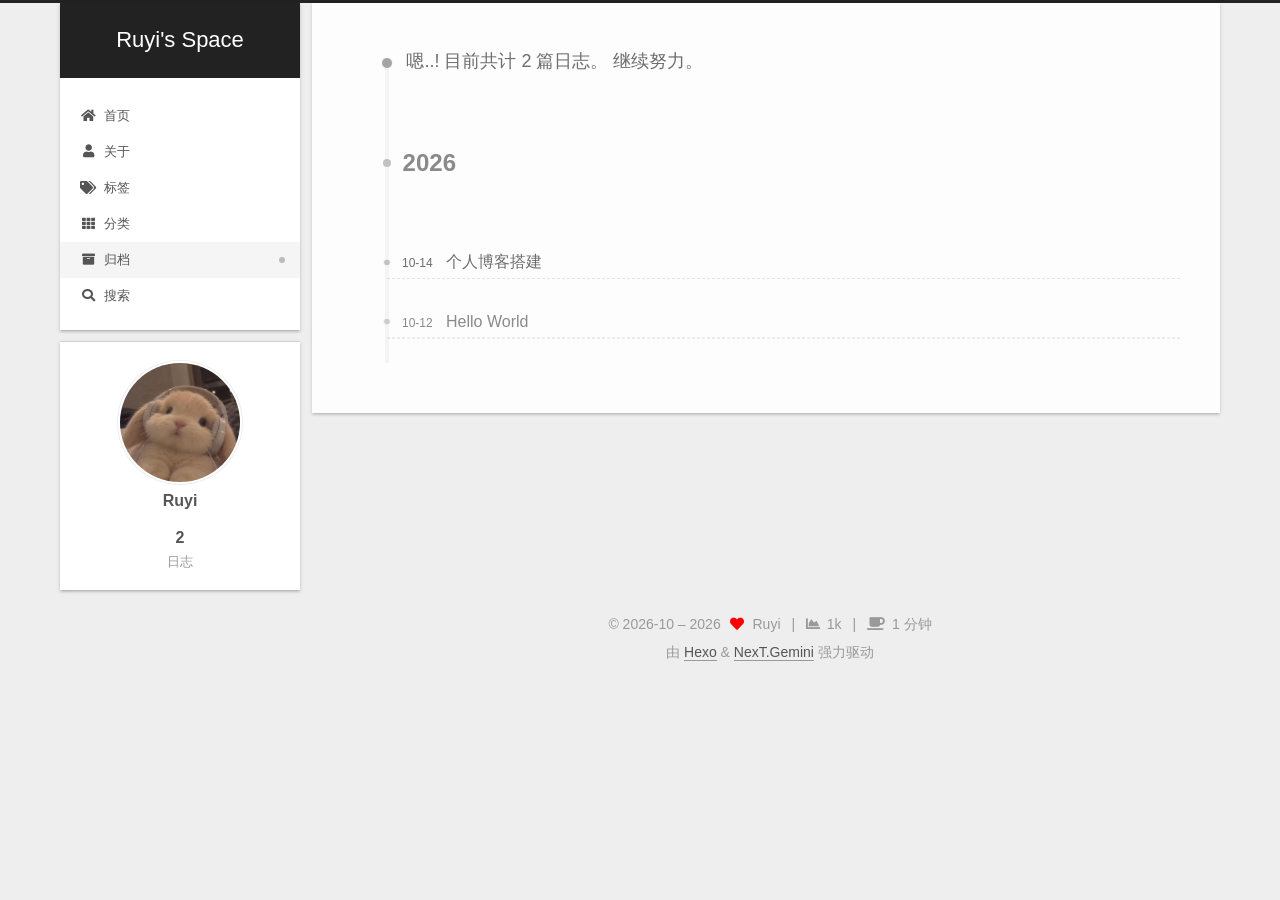
<file: archives/2026/index.html>
<!DOCTYPE html>
<html lang="zh-CN">
<head>
  <meta charset="UTF-8">
<meta name="viewport" content="width=device-width, initial-scale=1, maximum-scale=2">
<meta name="theme-color" content="#222">
<meta name="generator" content="Hexo 8.1.2">
  <link rel="apple-touch-icon" sizes="180x180" href="/images/apple-touch-icon-next.png">
  <link rel="icon" type="image/png" sizes="32x32" href="/images/favicon-32x32.png">
  <link rel="icon" type="image/png" sizes="16x16" href="/images/favicon-16x16.png">
  <link rel="mask-icon" href="/images/logo.svg" color="#222">

<link rel="stylesheet" href="/css/main.css">


<link rel="stylesheet" href="/lib/font-awesome/css/all.min.css">
  <link rel="stylesheet" href="/lib/pace/pace-theme-minimal.min.css">
  <script src="/lib/pace/pace.min.js"></script>

<script id="hexo-configurations">
    var NexT = window.NexT || {};
    var CONFIG = {"hostname":"example.com","root":"/","scheme":"Gemini","version":"7.8.0","exturl":false,"sidebar":{"position":"left","display":"post","padding":18,"offset":12,"onmobile":false},"copycode":{"enable":false,"show_result":false,"style":null},"back2top":{"enable":true,"sidebar":false,"scrollpercent":false},"bookmark":{"enable":false,"color":"#222","save":"auto"},"fancybox":false,"mediumzoom":false,"lazyload":false,"pangu":false,"comments":{"style":"tabs","active":null,"storage":true,"lazyload":false,"nav":null},"algolia":{"hits":{"per_page":10},"labels":{"input_placeholder":"Search for Posts","hits_empty":"We didn't find any results for the search: ${query}","hits_stats":"${hits} results found in ${time} ms"}},"localsearch":{"enable":true,"trigger":"manual","top_n_per_article":1,"unescape":false,"preload":false},"motion":{"enable":true,"async":false,"transition":{"post_block":"fadeIn","post_header":"slideDownIn","post_body":"slideDownIn","coll_header":"slideLeftIn","sidebar":"slideUpIn"}},"path":"search.xml"};
  </script>

  <meta property="og:type" content="website">
<meta property="og:title" content="Ruyi&#39;s Space">
<meta property="og:url" content="http://example.com/archives/2026/index.html">
<meta property="og:site_name" content="Ruyi&#39;s Space">
<meta property="og:locale" content="zh_CN">
<meta property="article:author" content="Ruyi">
<meta name="twitter:card" content="summary">

<link rel="canonical" href="http://example.com/archives/2026/">


<script id="page-configurations">
  // https://hexo.io/docs/variables.html
  CONFIG.page = {
    sidebar: "",
    isHome : false,
    isPost : false,
    lang   : 'zh-CN'
  };
</script>

  <title>归档 | Ruyi's Space</title>
  






  <noscript>
  <style>
  .use-motion .brand,
  .use-motion .menu-item,
  .sidebar-inner,
  .use-motion .post-block,
  .use-motion .pagination,
  .use-motion .comments,
  .use-motion .post-header,
  .use-motion .post-body,
  .use-motion .collection-header { opacity: initial; }

  .use-motion .site-title,
  .use-motion .site-subtitle {
    opacity: initial;
    top: initial;
  }

  .use-motion .logo-line-before i { left: initial; }
  .use-motion .logo-line-after i { right: initial; }
  </style>
</noscript>

</head>

<body itemscope itemtype="http://schema.org/WebPage">
  <div class="container use-motion">
    <div class="headband"></div>

    <header class="header" itemscope itemtype="http://schema.org/WPHeader">
      <div class="header-inner"><div class="site-brand-container">
  <div class="site-nav-toggle">
    <div class="toggle" aria-label="切换导航栏">
      <span class="toggle-line toggle-line-first"></span>
      <span class="toggle-line toggle-line-middle"></span>
      <span class="toggle-line toggle-line-last"></span>
    </div>
  </div>

  <div class="site-meta">

    <a href="/" class="brand" rel="start">
      <span class="logo-line-before"><i></i></span>
      <h1 class="site-title">Ruyi's Space</h1>
      <span class="logo-line-after"><i></i></span>
    </a>
  </div>

  <div class="site-nav-right">
    <div class="toggle popup-trigger">
        <i class="fa fa-search fa-fw fa-lg"></i>
    </div>
  </div>
</div>




<nav class="site-nav">
  <ul id="menu" class="main-menu menu">
        <li class="menu-item menu-item-home">

    <a href="/" rel="section"><i class="fa fa-home fa-fw"></i>首页</a>

  </li>
        <li class="menu-item menu-item-about">

    <a href="/about/" rel="section"><i class="fa fa-user fa-fw"></i>关于</a>

  </li>
        <li class="menu-item menu-item-tags">

    <a href="/tags/" rel="section"><i class="fa fa-tags fa-fw"></i>标签</a>

  </li>
        <li class="menu-item menu-item-categories">

    <a href="/categories/" rel="section"><i class="fa fa-th fa-fw"></i>分类</a>

  </li>
        <li class="menu-item menu-item-archives">

    <a href="/archives/" rel="section"><i class="fa fa-archive fa-fw"></i>归档</a>

  </li>
      <li class="menu-item menu-item-search">
        <a role="button" class="popup-trigger"><i class="fa fa-search fa-fw"></i>搜索
        </a>
      </li>
  </ul>
</nav>



  <div class="search-pop-overlay">
    <div class="popup search-popup">
        <div class="search-header">
  <span class="search-icon">
    <i class="fa fa-search"></i>
  </span>
  <div class="search-input-container">
    <input autocomplete="off" autocapitalize="off"
           placeholder="搜索..." spellcheck="false"
           type="search" class="search-input">
  </div>
  <span class="popup-btn-close">
    <i class="fa fa-times-circle"></i>
  </span>
</div>
<div id="search-result">
  <div id="no-result">
    <i class="fa fa-spinner fa-pulse fa-5x fa-fw"></i>
  </div>
</div>

    </div>
  </div>

</div>
    </header>

    
  <div class="back-to-top">
    <i class="fa fa-arrow-up"></i>
    <span>0%</span>
  </div>


    <main class="main">
      <div class="main-inner">
        <div class="content-wrap">
          

          <div class="content archive">
            

  
  
  
  <div class="post-block">
    <div class="posts-collapse">
      <div class="collection-title">
        <span class="collection-header">嗯..! 目前共计 2 篇日志。 继续努力。</span>
      </div>

      
    <div class="collection-year">
      <span class="collection-header">2026</span>
    </div>

  <article itemscope itemtype="http://schema.org/Article">
    <header class="post-header">

      <div class="post-meta">
        <time itemprop="dateCreated"
              datetime="2026-10-14T18:21:20+08:00"
              content="2026-10-14">
          10-14
        </time>
      </div>

      <div class="post-title">
          <a class="post-title-link" href="/2026/10/14/%E4%B8%AA%E4%BA%BA%E5%8D%9A%E5%AE%A2%E6%90%AD%E5%BB%BA/" itemprop="url">
            <span itemprop="name">个人博客搭建</span>
          </a>
      </div>

    </header>
  </article>

  <article itemscope itemtype="http://schema.org/Article">
    <header class="post-header">

      <div class="post-meta">
        <time itemprop="dateCreated"
              datetime="2026-10-12T19:03:49+08:00"
              content="2026-10-12">
          10-12
        </time>
      </div>

      <div class="post-title">
          <a class="post-title-link" href="/2026/10/12/hello-world/" itemprop="url">
            <span itemprop="name">Hello World</span>
          </a>
      </div>

    </header>
  </article>


    </div>
  </div>
  
  
  

  



          </div>
          

<script>
  window.addEventListener('tabs:register', () => {
    let { activeClass } = CONFIG.comments;
    if (CONFIG.comments.storage) {
      activeClass = localStorage.getItem('comments_active') || activeClass;
    }
    if (activeClass) {
      let activeTab = document.querySelector(`a[href="#comment-${activeClass}"]`);
      if (activeTab) {
        activeTab.click();
      }
    }
  });
  if (CONFIG.comments.storage) {
    window.addEventListener('tabs:click', event => {
      if (!event.target.matches('.tabs-comment .tab-content .tab-pane')) return;
      let commentClass = event.target.classList[1];
      localStorage.setItem('comments_active', commentClass);
    });
  }
</script>

        </div>
          
  
  <div class="toggle sidebar-toggle">
    <span class="toggle-line toggle-line-first"></span>
    <span class="toggle-line toggle-line-middle"></span>
    <span class="toggle-line toggle-line-last"></span>
  </div>

  <aside class="sidebar">
    <div class="sidebar-inner">

      <ul class="sidebar-nav motion-element">
        <li class="sidebar-nav-toc">
          文章目录
        </li>
        <li class="sidebar-nav-overview">
          站点概览
        </li>
      </ul>

      <!--noindex-->
      <div class="post-toc-wrap sidebar-panel">
      </div>
      <!--/noindex-->

      <div class="site-overview-wrap sidebar-panel">
        <div class="site-author motion-element" itemprop="author" itemscope itemtype="http://schema.org/Person">
    <img class="site-author-image" itemprop="image" alt="Ruyi"
      src="/images/avatar.png">
  <p class="site-author-name" itemprop="name">Ruyi</p>
  <div class="site-description" itemprop="description"></div>
</div>
<div class="site-state-wrap motion-element">
  <nav class="site-state">
      <div class="site-state-item site-state-posts">
          <a href="/archives/">
        
          <span class="site-state-item-count">2</span>
          <span class="site-state-item-name">日志</span>
        </a>
      </div>
  </nav>
</div>



      </div>

    </div>
  </aside>
  <div id="sidebar-dimmer"></div>


      </div>
    </main>

    <footer class="footer">
      <div class="footer-inner">
        

        

<div class="copyright">
  
  &copy; 2026-10 – 
  <span itemprop="copyrightYear">2026</span>
  <span class="with-love">
    <i class="fa fa-heart"></i>
  </span>
  <span class="author" itemprop="copyrightHolder">Ruyi</span>
    <span class="post-meta-divider">|</span>
    <span class="post-meta-item-icon">
      <i class="fa fa-chart-area"></i>
    </span>
    <span title="站点总字数">1k</span>
    <span class="post-meta-divider">|</span>
    <span class="post-meta-item-icon">
      <i class="fa fa-coffee"></i>
    </span>
    <span title="站点阅读时长">1 分钟</span>
</div>
  <div class="powered-by">由 <a href="https://hexo.io/" class="theme-link" rel="noopener" target="_blank">Hexo</a> & <a href="https://theme-next.org/" class="theme-link" rel="noopener" target="_blank">NexT.Gemini</a> 强力驱动
  </div>

        








      </div>
    </footer>
  </div>

  
  <script src="/lib/anime.min.js"></script>
  <script src="/lib/velocity/velocity.min.js"></script>
  <script src="/lib/velocity/velocity.ui.min.js"></script>

<script src="/js/utils.js"></script>

<script src="/js/motion.js"></script>


<script src="/js/schemes/pisces.js"></script>


<script src="/js/next-boot.js"></script>




  




  
<script src="/js/local-search.js"></script>













  

  

</body>
</html>
</file>
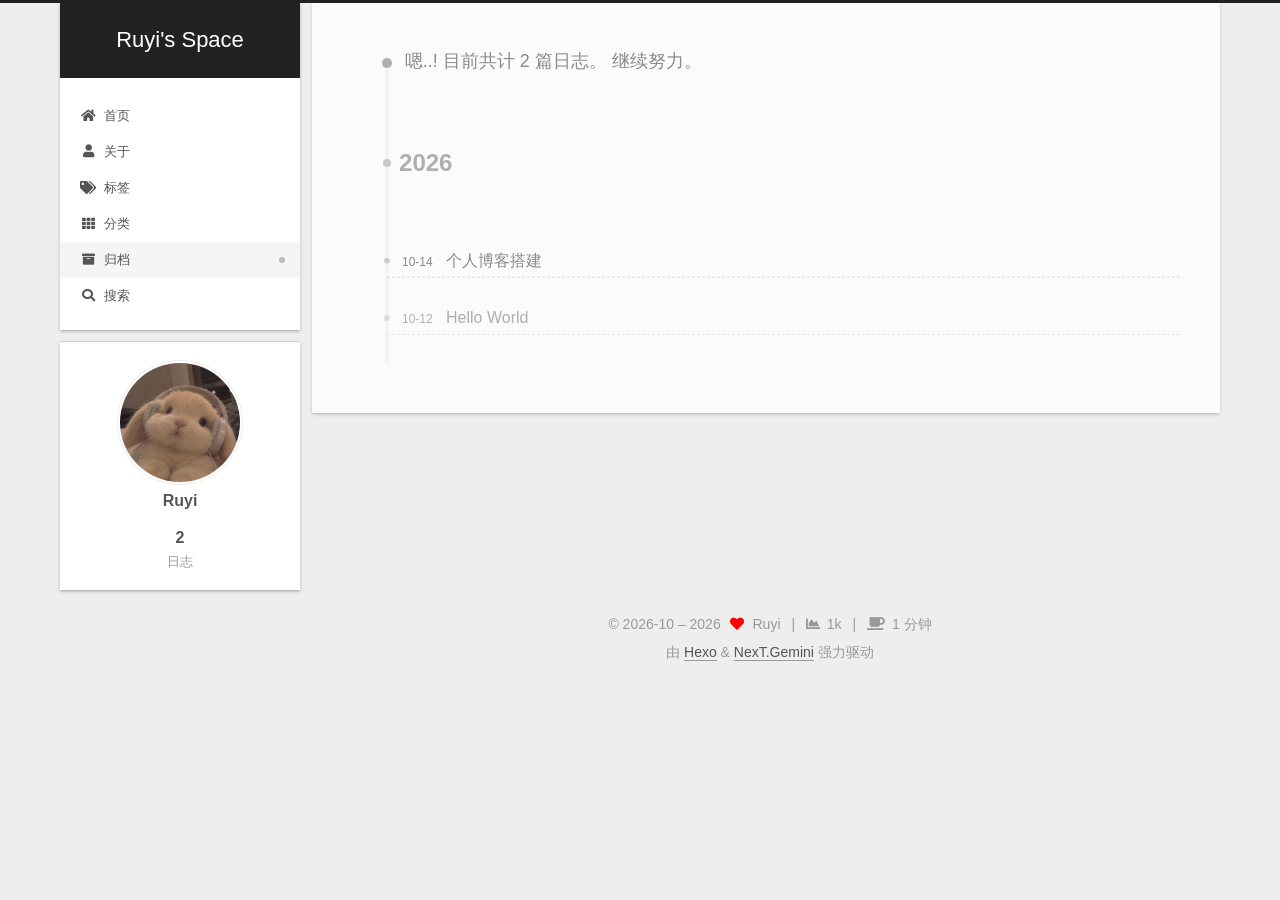
<file: archives/2026/10/index.html>
<!DOCTYPE html>
<html lang="zh-CN">
<head>
  <meta charset="UTF-8">
<meta name="viewport" content="width=device-width, initial-scale=1, maximum-scale=2">
<meta name="theme-color" content="#222">
<meta name="generator" content="Hexo 8.1.2">
  <link rel="apple-touch-icon" sizes="180x180" href="/images/apple-touch-icon-next.png">
  <link rel="icon" type="image/png" sizes="32x32" href="/images/favicon-32x32.png">
  <link rel="icon" type="image/png" sizes="16x16" href="/images/favicon-16x16.png">
  <link rel="mask-icon" href="/images/logo.svg" color="#222">

<link rel="stylesheet" href="/css/main.css">


<link rel="stylesheet" href="/lib/font-awesome/css/all.min.css">
  <link rel="stylesheet" href="/lib/pace/pace-theme-minimal.min.css">
  <script src="/lib/pace/pace.min.js"></script>

<script id="hexo-configurations">
    var NexT = window.NexT || {};
    var CONFIG = {"hostname":"example.com","root":"/","scheme":"Gemini","version":"7.8.0","exturl":false,"sidebar":{"position":"left","display":"post","padding":18,"offset":12,"onmobile":false},"copycode":{"enable":false,"show_result":false,"style":null},"back2top":{"enable":true,"sidebar":false,"scrollpercent":false},"bookmark":{"enable":false,"color":"#222","save":"auto"},"fancybox":false,"mediumzoom":false,"lazyload":false,"pangu":false,"comments":{"style":"tabs","active":null,"storage":true,"lazyload":false,"nav":null},"algolia":{"hits":{"per_page":10},"labels":{"input_placeholder":"Search for Posts","hits_empty":"We didn't find any results for the search: ${query}","hits_stats":"${hits} results found in ${time} ms"}},"localsearch":{"enable":true,"trigger":"manual","top_n_per_article":1,"unescape":false,"preload":false},"motion":{"enable":true,"async":false,"transition":{"post_block":"fadeIn","post_header":"slideDownIn","post_body":"slideDownIn","coll_header":"slideLeftIn","sidebar":"slideUpIn"}},"path":"search.xml"};
  </script>

  <meta property="og:type" content="website">
<meta property="og:title" content="Ruyi&#39;s Space">
<meta property="og:url" content="http://example.com/archives/2026/10/index.html">
<meta property="og:site_name" content="Ruyi&#39;s Space">
<meta property="og:locale" content="zh_CN">
<meta property="article:author" content="Ruyi">
<meta name="twitter:card" content="summary">

<link rel="canonical" href="http://example.com/archives/2026/10/">


<script id="page-configurations">
  // https://hexo.io/docs/variables.html
  CONFIG.page = {
    sidebar: "",
    isHome : false,
    isPost : false,
    lang   : 'zh-CN'
  };
</script>

  <title>归档 | Ruyi's Space</title>
  






  <noscript>
  <style>
  .use-motion .brand,
  .use-motion .menu-item,
  .sidebar-inner,
  .use-motion .post-block,
  .use-motion .pagination,
  .use-motion .comments,
  .use-motion .post-header,
  .use-motion .post-body,
  .use-motion .collection-header { opacity: initial; }

  .use-motion .site-title,
  .use-motion .site-subtitle {
    opacity: initial;
    top: initial;
  }

  .use-motion .logo-line-before i { left: initial; }
  .use-motion .logo-line-after i { right: initial; }
  </style>
</noscript>

</head>

<body itemscope itemtype="http://schema.org/WebPage">
  <div class="container use-motion">
    <div class="headband"></div>

    <header class="header" itemscope itemtype="http://schema.org/WPHeader">
      <div class="header-inner"><div class="site-brand-container">
  <div class="site-nav-toggle">
    <div class="toggle" aria-label="切换导航栏">
      <span class="toggle-line toggle-line-first"></span>
      <span class="toggle-line toggle-line-middle"></span>
      <span class="toggle-line toggle-line-last"></span>
    </div>
  </div>

  <div class="site-meta">

    <a href="/" class="brand" rel="start">
      <span class="logo-line-before"><i></i></span>
      <h1 class="site-title">Ruyi's Space</h1>
      <span class="logo-line-after"><i></i></span>
    </a>
  </div>

  <div class="site-nav-right">
    <div class="toggle popup-trigger">
        <i class="fa fa-search fa-fw fa-lg"></i>
    </div>
  </div>
</div>




<nav class="site-nav">
  <ul id="menu" class="main-menu menu">
        <li class="menu-item menu-item-home">

    <a href="/" rel="section"><i class="fa fa-home fa-fw"></i>首页</a>

  </li>
        <li class="menu-item menu-item-about">

    <a href="/about/" rel="section"><i class="fa fa-user fa-fw"></i>关于</a>

  </li>
        <li class="menu-item menu-item-tags">

    <a href="/tags/" rel="section"><i class="fa fa-tags fa-fw"></i>标签</a>

  </li>
        <li class="menu-item menu-item-categories">

    <a href="/categories/" rel="section"><i class="fa fa-th fa-fw"></i>分类</a>

  </li>
        <li class="menu-item menu-item-archives">

    <a href="/archives/" rel="section"><i class="fa fa-archive fa-fw"></i>归档</a>

  </li>
      <li class="menu-item menu-item-search">
        <a role="button" class="popup-trigger"><i class="fa fa-search fa-fw"></i>搜索
        </a>
      </li>
  </ul>
</nav>



  <div class="search-pop-overlay">
    <div class="popup search-popup">
        <div class="search-header">
  <span class="search-icon">
    <i class="fa fa-search"></i>
  </span>
  <div class="search-input-container">
    <input autocomplete="off" autocapitalize="off"
           placeholder="搜索..." spellcheck="false"
           type="search" class="search-input">
  </div>
  <span class="popup-btn-close">
    <i class="fa fa-times-circle"></i>
  </span>
</div>
<div id="search-result">
  <div id="no-result">
    <i class="fa fa-spinner fa-pulse fa-5x fa-fw"></i>
  </div>
</div>

    </div>
  </div>

</div>
    </header>

    
  <div class="back-to-top">
    <i class="fa fa-arrow-up"></i>
    <span>0%</span>
  </div>


    <main class="main">
      <div class="main-inner">
        <div class="content-wrap">
          

          <div class="content archive">
            

  
  
  
  <div class="post-block">
    <div class="posts-collapse">
      <div class="collection-title">
        <span class="collection-header">嗯..! 目前共计 2 篇日志。 继续努力。</span>
      </div>

      
    <div class="collection-year">
      <span class="collection-header">2026</span>
    </div>

  <article itemscope itemtype="http://schema.org/Article">
    <header class="post-header">

      <div class="post-meta">
        <time itemprop="dateCreated"
              datetime="2026-10-14T18:21:20+08:00"
              content="2026-10-14">
          10-14
        </time>
      </div>

      <div class="post-title">
          <a class="post-title-link" href="/2026/10/14/%E4%B8%AA%E4%BA%BA%E5%8D%9A%E5%AE%A2%E6%90%AD%E5%BB%BA/" itemprop="url">
            <span itemprop="name">个人博客搭建</span>
          </a>
      </div>

    </header>
  </article>

  <article itemscope itemtype="http://schema.org/Article">
    <header class="post-header">

      <div class="post-meta">
        <time itemprop="dateCreated"
              datetime="2026-10-12T19:03:49+08:00"
              content="2026-10-12">
          10-12
        </time>
      </div>

      <div class="post-title">
          <a class="post-title-link" href="/2026/10/12/hello-world/" itemprop="url">
            <span itemprop="name">Hello World</span>
          </a>
      </div>

    </header>
  </article>


    </div>
  </div>
  
  
  

  



          </div>
          

<script>
  window.addEventListener('tabs:register', () => {
    let { activeClass } = CONFIG.comments;
    if (CONFIG.comments.storage) {
      activeClass = localStorage.getItem('comments_active') || activeClass;
    }
    if (activeClass) {
      let activeTab = document.querySelector(`a[href="#comment-${activeClass}"]`);
      if (activeTab) {
        activeTab.click();
      }
    }
  });
  if (CONFIG.comments.storage) {
    window.addEventListener('tabs:click', event => {
      if (!event.target.matches('.tabs-comment .tab-content .tab-pane')) return;
      let commentClass = event.target.classList[1];
      localStorage.setItem('comments_active', commentClass);
    });
  }
</script>

        </div>
          
  
  <div class="toggle sidebar-toggle">
    <span class="toggle-line toggle-line-first"></span>
    <span class="toggle-line toggle-line-middle"></span>
    <span class="toggle-line toggle-line-last"></span>
  </div>

  <aside class="sidebar">
    <div class="sidebar-inner">

      <ul class="sidebar-nav motion-element">
        <li class="sidebar-nav-toc">
          文章目录
        </li>
        <li class="sidebar-nav-overview">
          站点概览
        </li>
      </ul>

      <!--noindex-->
      <div class="post-toc-wrap sidebar-panel">
      </div>
      <!--/noindex-->

      <div class="site-overview-wrap sidebar-panel">
        <div class="site-author motion-element" itemprop="author" itemscope itemtype="http://schema.org/Person">
    <img class="site-author-image" itemprop="image" alt="Ruyi"
      src="/images/avatar.png">
  <p class="site-author-name" itemprop="name">Ruyi</p>
  <div class="site-description" itemprop="description"></div>
</div>
<div class="site-state-wrap motion-element">
  <nav class="site-state">
      <div class="site-state-item site-state-posts">
          <a href="/archives/">
        
          <span class="site-state-item-count">2</span>
          <span class="site-state-item-name">日志</span>
        </a>
      </div>
  </nav>
</div>



      </div>

    </div>
  </aside>
  <div id="sidebar-dimmer"></div>


      </div>
    </main>

    <footer class="footer">
      <div class="footer-inner">
        

        

<div class="copyright">
  
  &copy; 2026-10 – 
  <span itemprop="copyrightYear">2026</span>
  <span class="with-love">
    <i class="fa fa-heart"></i>
  </span>
  <span class="author" itemprop="copyrightHolder">Ruyi</span>
    <span class="post-meta-divider">|</span>
    <span class="post-meta-item-icon">
      <i class="fa fa-chart-area"></i>
    </span>
    <span title="站点总字数">1k</span>
    <span class="post-meta-divider">|</span>
    <span class="post-meta-item-icon">
      <i class="fa fa-coffee"></i>
    </span>
    <span title="站点阅读时长">1 分钟</span>
</div>
  <div class="powered-by">由 <a href="https://hexo.io/" class="theme-link" rel="noopener" target="_blank">Hexo</a> & <a href="https://theme-next.org/" class="theme-link" rel="noopener" target="_blank">NexT.Gemini</a> 强力驱动
  </div>

        








      </div>
    </footer>
  </div>

  
  <script src="/lib/anime.min.js"></script>
  <script src="/lib/velocity/velocity.min.js"></script>
  <script src="/lib/velocity/velocity.ui.min.js"></script>

<script src="/js/utils.js"></script>

<script src="/js/motion.js"></script>


<script src="/js/schemes/pisces.js"></script>


<script src="/js/next-boot.js"></script>




  




  
<script src="/js/local-search.js"></script>













  

  

</body>
</html>
</file>
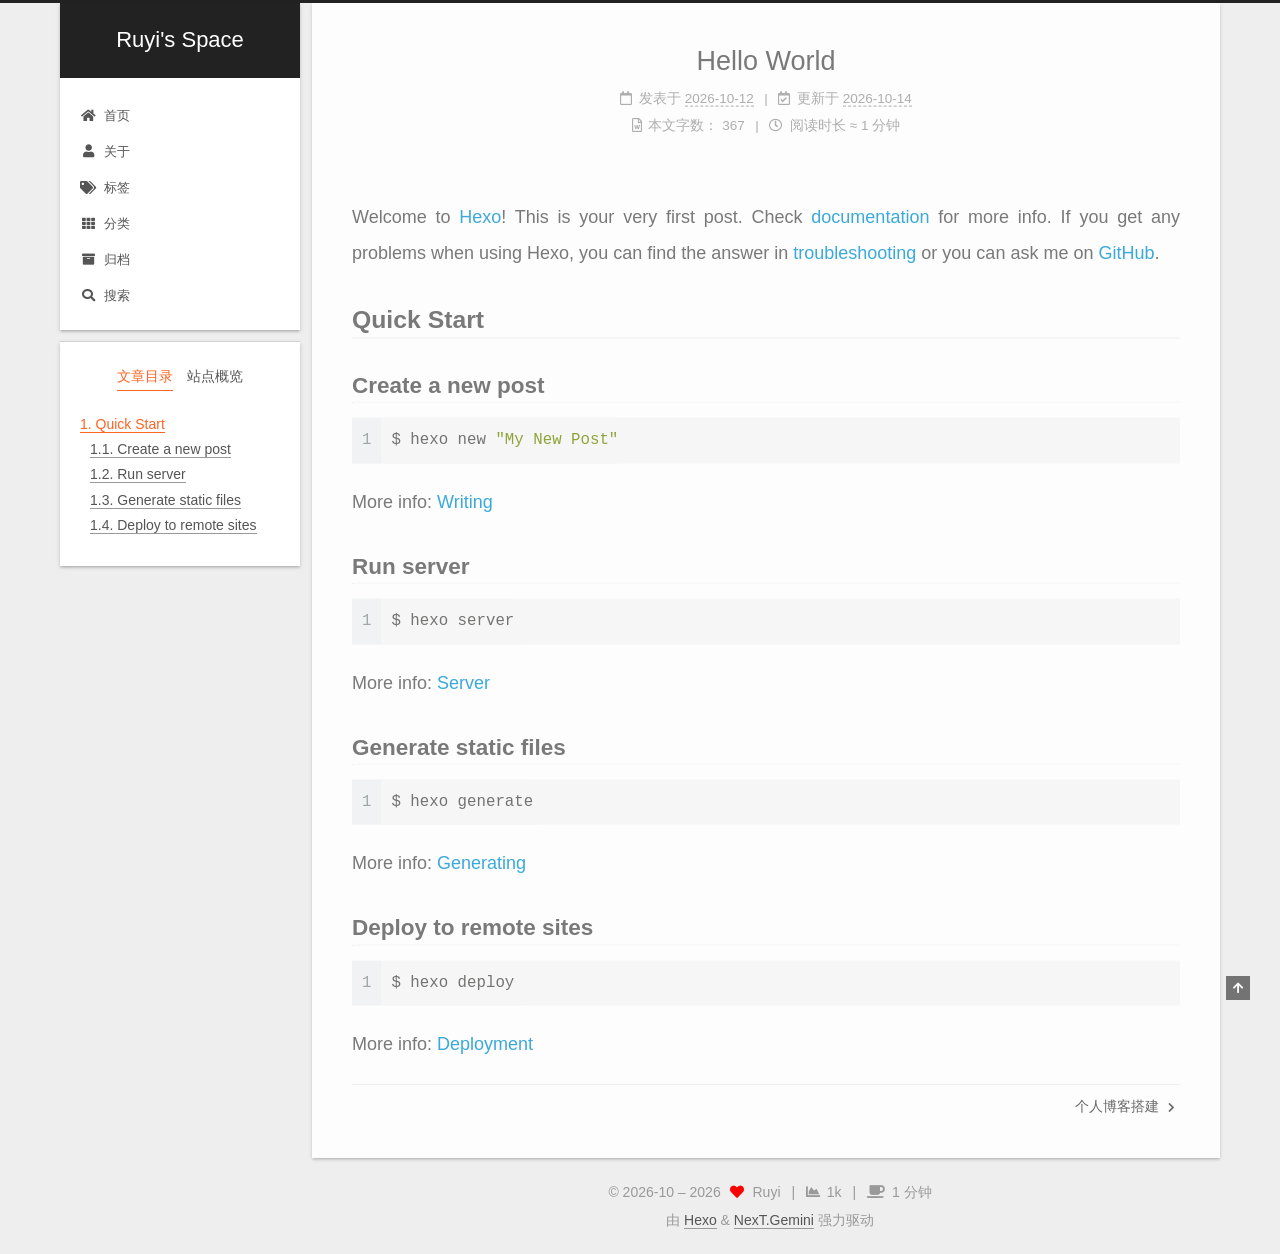
<file: 2026/10/12/hello-world/index.html>
<!DOCTYPE html>
<html lang="zh-CN">
<head>
  <meta charset="UTF-8">
<meta name="viewport" content="width=device-width, initial-scale=1, maximum-scale=2">
<meta name="theme-color" content="#222">
<meta name="generator" content="Hexo 8.1.2">
  <link rel="apple-touch-icon" sizes="180x180" href="/images/apple-touch-icon-next.png">
  <link rel="icon" type="image/png" sizes="32x32" href="/images/favicon-32x32.png">
  <link rel="icon" type="image/png" sizes="16x16" href="/images/favicon-16x16.png">
  <link rel="mask-icon" href="/images/logo.svg" color="#222">

<link rel="stylesheet" href="/css/main.css">


<link rel="stylesheet" href="/lib/font-awesome/css/all.min.css">
  <link rel="stylesheet" href="/lib/pace/pace-theme-minimal.min.css">
  <script src="/lib/pace/pace.min.js"></script>

<script id="hexo-configurations">
    var NexT = window.NexT || {};
    var CONFIG = {"hostname":"example.com","root":"/","scheme":"Gemini","version":"7.8.0","exturl":false,"sidebar":{"position":"left","display":"post","padding":18,"offset":12,"onmobile":false},"copycode":{"enable":false,"show_result":false,"style":null},"back2top":{"enable":true,"sidebar":false,"scrollpercent":false},"bookmark":{"enable":false,"color":"#222","save":"auto"},"fancybox":false,"mediumzoom":false,"lazyload":false,"pangu":false,"comments":{"style":"tabs","active":null,"storage":true,"lazyload":false,"nav":null},"algolia":{"hits":{"per_page":10},"labels":{"input_placeholder":"Search for Posts","hits_empty":"We didn't find any results for the search: ${query}","hits_stats":"${hits} results found in ${time} ms"}},"localsearch":{"enable":true,"trigger":"manual","top_n_per_article":1,"unescape":false,"preload":false},"motion":{"enable":true,"async":false,"transition":{"post_block":"fadeIn","post_header":"slideDownIn","post_body":"slideDownIn","coll_header":"slideLeftIn","sidebar":"slideUpIn"}},"path":"search.xml"};
  </script>

  <meta name="description" content="Welcome to Hexo! This is your very first post. Check documentation for more info. If you get any problems when using Hexo, you can find the answer in troubleshooting or you can ask me on GitHub.">
<meta property="og:type" content="article">
<meta property="og:title" content="Hello World">
<meta property="og:url" content="http://example.com/2026/10/12/hello-world/index.html">
<meta property="og:site_name" content="Ruyi&#39;s Space">
<meta property="og:description" content="Welcome to Hexo! This is your very first post. Check documentation for more info. If you get any problems when using Hexo, you can find the answer in troubleshooting or you can ask me on GitHub.">
<meta property="og:locale" content="zh_CN">
<meta property="article:published_time" content="2026-10-12T11:03:49.085Z">
<meta property="article:modified_time" content="2026-10-14T14:32:46.164Z">
<meta property="article:author" content="Ruyi">
<meta name="twitter:card" content="summary">

<link rel="canonical" href="http://example.com/2026/10/12/hello-world/">


<script id="page-configurations">
  // https://hexo.io/docs/variables.html
  CONFIG.page = {
    sidebar: "",
    isHome : false,
    isPost : true,
    lang   : 'zh-CN'
  };
</script>

  <title>Hello World | Ruyi's Space</title>
  






  <noscript>
  <style>
  .use-motion .brand,
  .use-motion .menu-item,
  .sidebar-inner,
  .use-motion .post-block,
  .use-motion .pagination,
  .use-motion .comments,
  .use-motion .post-header,
  .use-motion .post-body,
  .use-motion .collection-header { opacity: initial; }

  .use-motion .site-title,
  .use-motion .site-subtitle {
    opacity: initial;
    top: initial;
  }

  .use-motion .logo-line-before i { left: initial; }
  .use-motion .logo-line-after i { right: initial; }
  </style>
</noscript>

</head>

<body itemscope itemtype="http://schema.org/WebPage">
  <div class="container use-motion">
    <div class="headband"></div>

    <header class="header" itemscope itemtype="http://schema.org/WPHeader">
      <div class="header-inner"><div class="site-brand-container">
  <div class="site-nav-toggle">
    <div class="toggle" aria-label="切换导航栏">
      <span class="toggle-line toggle-line-first"></span>
      <span class="toggle-line toggle-line-middle"></span>
      <span class="toggle-line toggle-line-last"></span>
    </div>
  </div>

  <div class="site-meta">

    <a href="/" class="brand" rel="start">
      <span class="logo-line-before"><i></i></span>
      <h1 class="site-title">Ruyi's Space</h1>
      <span class="logo-line-after"><i></i></span>
    </a>
  </div>

  <div class="site-nav-right">
    <div class="toggle popup-trigger">
        <i class="fa fa-search fa-fw fa-lg"></i>
    </div>
  </div>
</div>




<nav class="site-nav">
  <ul id="menu" class="main-menu menu">
        <li class="menu-item menu-item-home">

    <a href="/" rel="section"><i class="fa fa-home fa-fw"></i>首页</a>

  </li>
        <li class="menu-item menu-item-about">

    <a href="/about/" rel="section"><i class="fa fa-user fa-fw"></i>关于</a>

  </li>
        <li class="menu-item menu-item-tags">

    <a href="/tags/" rel="section"><i class="fa fa-tags fa-fw"></i>标签</a>

  </li>
        <li class="menu-item menu-item-categories">

    <a href="/categories/" rel="section"><i class="fa fa-th fa-fw"></i>分类</a>

  </li>
        <li class="menu-item menu-item-archives">

    <a href="/archives/" rel="section"><i class="fa fa-archive fa-fw"></i>归档</a>

  </li>
      <li class="menu-item menu-item-search">
        <a role="button" class="popup-trigger"><i class="fa fa-search fa-fw"></i>搜索
        </a>
      </li>
  </ul>
</nav>



  <div class="search-pop-overlay">
    <div class="popup search-popup">
        <div class="search-header">
  <span class="search-icon">
    <i class="fa fa-search"></i>
  </span>
  <div class="search-input-container">
    <input autocomplete="off" autocapitalize="off"
           placeholder="搜索..." spellcheck="false"
           type="search" class="search-input">
  </div>
  <span class="popup-btn-close">
    <i class="fa fa-times-circle"></i>
  </span>
</div>
<div id="search-result">
  <div id="no-result">
    <i class="fa fa-spinner fa-pulse fa-5x fa-fw"></i>
  </div>
</div>

    </div>
  </div>

</div>
    </header>

    
  <div class="back-to-top">
    <i class="fa fa-arrow-up"></i>
    <span>0%</span>
  </div>


    <main class="main">
      <div class="main-inner">
        <div class="content-wrap">
          

          <div class="content post posts-expand">
            

    
  
  
  <article itemscope itemtype="http://schema.org/Article" class="post-block" lang="zh-CN">
    <link itemprop="mainEntityOfPage" href="http://example.com/2026/10/12/hello-world/">

    <span hidden itemprop="author" itemscope itemtype="http://schema.org/Person">
      <meta itemprop="image" content="/images/avatar.png">
      <meta itemprop="name" content="Ruyi">
      <meta itemprop="description" content="">
    </span>

    <span hidden itemprop="publisher" itemscope itemtype="http://schema.org/Organization">
      <meta itemprop="name" content="Ruyi's Space">
    </span>
      <header class="post-header">
        <h1 class="post-title" itemprop="name headline">
          Hello World
        </h1>

        <div class="post-meta">
            <span class="post-meta-item">
              <span class="post-meta-item-icon">
                <i class="far fa-calendar"></i>
              </span>
              <span class="post-meta-item-text">发表于</span>

              <time title="创建时间：2026-10-12 19:03:49" itemprop="dateCreated datePublished" datetime="2026-10-12T19:03:49+08:00">2026-10-12</time>
            </span>
              <span class="post-meta-item">
                <span class="post-meta-item-icon">
                  <i class="far fa-calendar-check"></i>
                </span>
                <span class="post-meta-item-text">更新于</span>
                <time title="修改时间：2026-10-14 22:32:46" itemprop="dateModified" datetime="2026-10-14T22:32:46+08:00">2026-10-14</time>
              </span>

          <br>
            <span class="post-meta-item" title="本文字数">
              <span class="post-meta-item-icon">
                <i class="far fa-file-word"></i>
              </span>
                <span class="post-meta-item-text">本文字数：</span>
              <span>367</span>
            </span>
            <span class="post-meta-item" title="阅读时长">
              <span class="post-meta-item-icon">
                <i class="far fa-clock"></i>
              </span>
                <span class="post-meta-item-text">阅读时长 &asymp;</span>
              <span>1 分钟</span>
            </span>

        </div>
      </header>

    
    
    
    <div class="post-body" itemprop="articleBody">

      
        <p>Welcome to <a target="_blank" rel="noopener" href="https://hexo.io/">Hexo</a>! This is your very first post. Check <a target="_blank" rel="noopener" href="https://hexo.io/docs/">documentation</a> for more info. If you get any problems when using Hexo, you can find the answer in <a target="_blank" rel="noopener" href="https://hexo.io/docs/troubleshooting.html">troubleshooting</a> or you can ask me on <a target="_blank" rel="noopener" href="https://github.com/hexojs/hexo/issues">GitHub</a>.<br> <span id="more"></span></p>
<h2 id="Quick-Start"><a href="#Quick-Start" class="headerlink" title="Quick Start"></a>Quick Start</h2><h3 id="Create-a-new-post"><a href="#Create-a-new-post" class="headerlink" title="Create a new post"></a>Create a new post</h3><figure class="highlight bash"><table><tr><td class="gutter"><pre><span class="line">1</span><br></pre></td><td class="code"><pre><span class="line">$ hexo new <span class="string">&quot;My New Post&quot;</span></span><br></pre></td></tr></table></figure>

<p>More info: <a target="_blank" rel="noopener" href="https://hexo.io/docs/writing.html">Writing</a></p>
<h3 id="Run-server"><a href="#Run-server" class="headerlink" title="Run server"></a>Run server</h3><figure class="highlight bash"><table><tr><td class="gutter"><pre><span class="line">1</span><br></pre></td><td class="code"><pre><span class="line">$ hexo server</span><br></pre></td></tr></table></figure>

<p>More info: <a target="_blank" rel="noopener" href="https://hexo.io/docs/server.html">Server</a></p>
<h3 id="Generate-static-files"><a href="#Generate-static-files" class="headerlink" title="Generate static files"></a>Generate static files</h3><figure class="highlight bash"><table><tr><td class="gutter"><pre><span class="line">1</span><br></pre></td><td class="code"><pre><span class="line">$ hexo generate</span><br></pre></td></tr></table></figure>

<p>More info: <a target="_blank" rel="noopener" href="https://hexo.io/docs/generating.html">Generating</a></p>
<h3 id="Deploy-to-remote-sites"><a href="#Deploy-to-remote-sites" class="headerlink" title="Deploy to remote sites"></a>Deploy to remote sites</h3><figure class="highlight bash"><table><tr><td class="gutter"><pre><span class="line">1</span><br></pre></td><td class="code"><pre><span class="line">$ hexo deploy</span><br></pre></td></tr></table></figure>

<p>More info: <a target="_blank" rel="noopener" href="https://hexo.io/docs/one-command-deployment.html">Deployment</a></p>

    </div>

    
    
    

      <footer class="post-footer">

        


        
    <div class="post-nav">
      <div class="post-nav-item"></div>
      <div class="post-nav-item">
    <a href="/2026/10/14/%E4%B8%AA%E4%BA%BA%E5%8D%9A%E5%AE%A2%E6%90%AD%E5%BB%BA/" rel="next" title="个人博客搭建">
      个人博客搭建 <i class="fa fa-chevron-right"></i>
    </a></div>
    </div>
      </footer>
    
  </article>
  
  
  



          </div>
          

<script>
  window.addEventListener('tabs:register', () => {
    let { activeClass } = CONFIG.comments;
    if (CONFIG.comments.storage) {
      activeClass = localStorage.getItem('comments_active') || activeClass;
    }
    if (activeClass) {
      let activeTab = document.querySelector(`a[href="#comment-${activeClass}"]`);
      if (activeTab) {
        activeTab.click();
      }
    }
  });
  if (CONFIG.comments.storage) {
    window.addEventListener('tabs:click', event => {
      if (!event.target.matches('.tabs-comment .tab-content .tab-pane')) return;
      let commentClass = event.target.classList[1];
      localStorage.setItem('comments_active', commentClass);
    });
  }
</script>

        </div>
          
  
  <div class="toggle sidebar-toggle">
    <span class="toggle-line toggle-line-first"></span>
    <span class="toggle-line toggle-line-middle"></span>
    <span class="toggle-line toggle-line-last"></span>
  </div>

  <aside class="sidebar">
    <div class="sidebar-inner">

      <ul class="sidebar-nav motion-element">
        <li class="sidebar-nav-toc">
          文章目录
        </li>
        <li class="sidebar-nav-overview">
          站点概览
        </li>
      </ul>

      <!--noindex-->
      <div class="post-toc-wrap sidebar-panel">
          <div class="post-toc motion-element"><ol class="nav"><li class="nav-item nav-level-2"><a class="nav-link" href="#Quick-Start"><span class="nav-number">1.</span> <span class="nav-text">Quick Start</span></a><ol class="nav-child"><li class="nav-item nav-level-3"><a class="nav-link" href="#Create-a-new-post"><span class="nav-number">1.1.</span> <span class="nav-text">Create a new post</span></a></li><li class="nav-item nav-level-3"><a class="nav-link" href="#Run-server"><span class="nav-number">1.2.</span> <span class="nav-text">Run server</span></a></li><li class="nav-item nav-level-3"><a class="nav-link" href="#Generate-static-files"><span class="nav-number">1.3.</span> <span class="nav-text">Generate static files</span></a></li><li class="nav-item nav-level-3"><a class="nav-link" href="#Deploy-to-remote-sites"><span class="nav-number">1.4.</span> <span class="nav-text">Deploy to remote sites</span></a></li></ol></li></ol></div>
      </div>
      <!--/noindex-->

      <div class="site-overview-wrap sidebar-panel">
        <div class="site-author motion-element" itemprop="author" itemscope itemtype="http://schema.org/Person">
    <img class="site-author-image" itemprop="image" alt="Ruyi"
      src="/images/avatar.png">
  <p class="site-author-name" itemprop="name">Ruyi</p>
  <div class="site-description" itemprop="description"></div>
</div>
<div class="site-state-wrap motion-element">
  <nav class="site-state">
      <div class="site-state-item site-state-posts">
          <a href="/archives/">
        
          <span class="site-state-item-count">2</span>
          <span class="site-state-item-name">日志</span>
        </a>
      </div>
  </nav>
</div>



      </div>

    </div>
  </aside>
  <div id="sidebar-dimmer"></div>


      </div>
    </main>

    <footer class="footer">
      <div class="footer-inner">
        

        

<div class="copyright">
  
  &copy; 2026-10 – 
  <span itemprop="copyrightYear">2026</span>
  <span class="with-love">
    <i class="fa fa-heart"></i>
  </span>
  <span class="author" itemprop="copyrightHolder">Ruyi</span>
    <span class="post-meta-divider">|</span>
    <span class="post-meta-item-icon">
      <i class="fa fa-chart-area"></i>
    </span>
    <span title="站点总字数">1k</span>
    <span class="post-meta-divider">|</span>
    <span class="post-meta-item-icon">
      <i class="fa fa-coffee"></i>
    </span>
    <span title="站点阅读时长">1 分钟</span>
</div>
  <div class="powered-by">由 <a href="https://hexo.io/" class="theme-link" rel="noopener" target="_blank">Hexo</a> & <a href="https://theme-next.org/" class="theme-link" rel="noopener" target="_blank">NexT.Gemini</a> 强力驱动
  </div>

        








      </div>
    </footer>
  </div>

  
  <script src="/lib/anime.min.js"></script>
  <script src="/lib/velocity/velocity.min.js"></script>
  <script src="/lib/velocity/velocity.ui.min.js"></script>

<script src="/js/utils.js"></script>

<script src="/js/motion.js"></script>


<script src="/js/schemes/pisces.js"></script>


<script src="/js/next-boot.js"></script>




  




  
<script src="/js/local-search.js"></script>













  

  

</body>
</html>
</file>
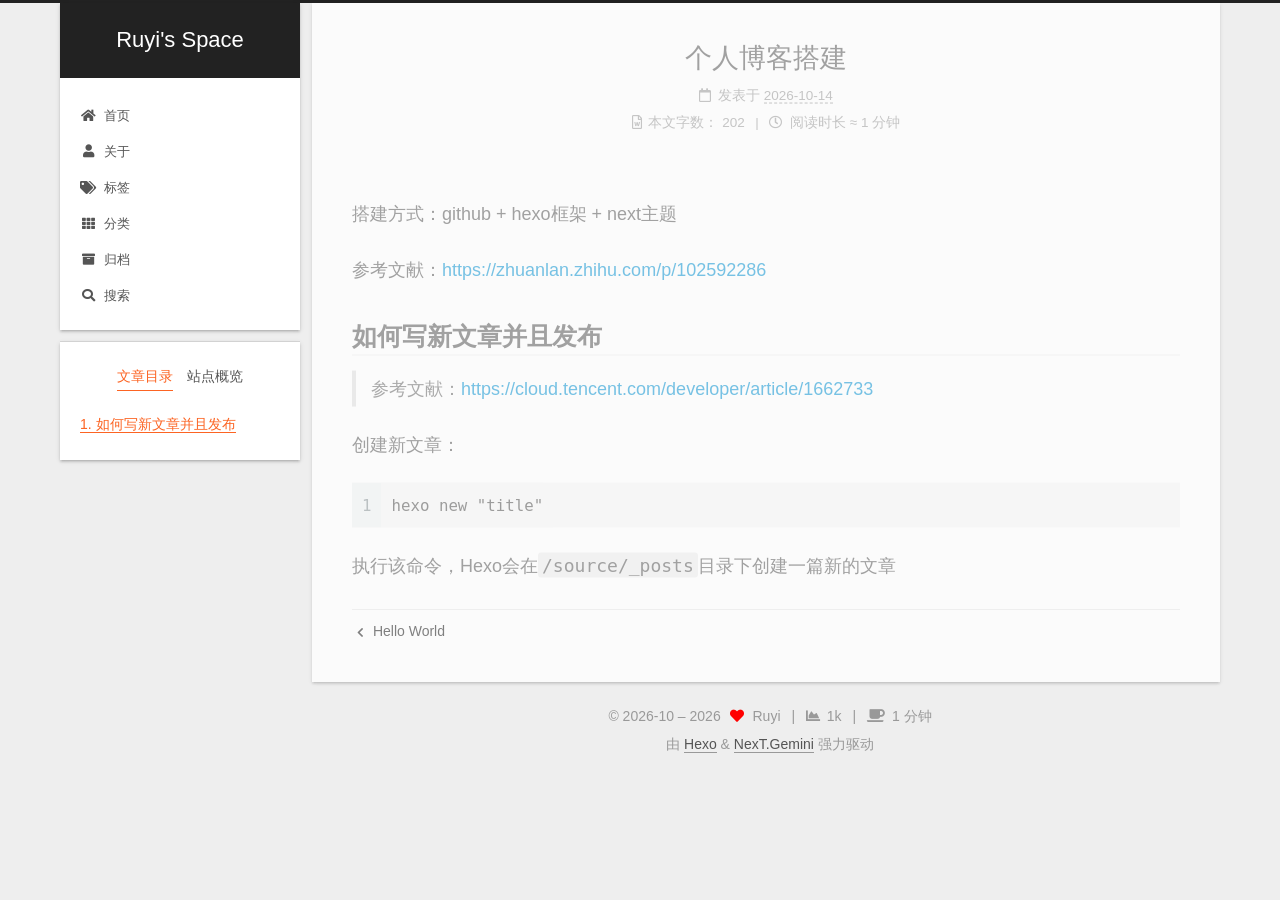
<file: 2026/10/14/个人博客搭建/index.html>
<!DOCTYPE html>
<html lang="zh-CN">
<head>
  <meta charset="UTF-8">
<meta name="viewport" content="width=device-width, initial-scale=1, maximum-scale=2">
<meta name="theme-color" content="#222">
<meta name="generator" content="Hexo 8.1.2">
  <link rel="apple-touch-icon" sizes="180x180" href="/images/apple-touch-icon-next.png">
  <link rel="icon" type="image/png" sizes="32x32" href="/images/favicon-32x32.png">
  <link rel="icon" type="image/png" sizes="16x16" href="/images/favicon-16x16.png">
  <link rel="mask-icon" href="/images/logo.svg" color="#222">

<link rel="stylesheet" href="/css/main.css">


<link rel="stylesheet" href="/lib/font-awesome/css/all.min.css">
  <link rel="stylesheet" href="/lib/pace/pace-theme-minimal.min.css">
  <script src="/lib/pace/pace.min.js"></script>

<script id="hexo-configurations">
    var NexT = window.NexT || {};
    var CONFIG = {"hostname":"example.com","root":"/","scheme":"Gemini","version":"7.8.0","exturl":false,"sidebar":{"position":"left","display":"post","padding":18,"offset":12,"onmobile":false},"copycode":{"enable":false,"show_result":false,"style":null},"back2top":{"enable":true,"sidebar":false,"scrollpercent":false},"bookmark":{"enable":false,"color":"#222","save":"auto"},"fancybox":false,"mediumzoom":false,"lazyload":false,"pangu":false,"comments":{"style":"tabs","active":null,"storage":true,"lazyload":false,"nav":null},"algolia":{"hits":{"per_page":10},"labels":{"input_placeholder":"Search for Posts","hits_empty":"We didn't find any results for the search: ${query}","hits_stats":"${hits} results found in ${time} ms"}},"localsearch":{"enable":true,"trigger":"manual","top_n_per_article":1,"unescape":false,"preload":false},"motion":{"enable":true,"async":false,"transition":{"post_block":"fadeIn","post_header":"slideDownIn","post_body":"slideDownIn","coll_header":"slideLeftIn","sidebar":"slideUpIn"}},"path":"search.xml"};
  </script>

  <meta name="description" content="搭建方式：github + hexo框架 + next主题 参考文献：https:&#x2F;&#x2F;zhuanlan.zhihu.com&#x2F;p&#x2F;102592286">
<meta property="og:type" content="article">
<meta property="og:title" content="个人博客搭建">
<meta property="og:url" content="http://example.com/2026/10/14/%E4%B8%AA%E4%BA%BA%E5%8D%9A%E5%AE%A2%E6%90%AD%E5%BB%BA/index.html">
<meta property="og:site_name" content="Ruyi&#39;s Space">
<meta property="og:description" content="搭建方式：github + hexo框架 + next主题 参考文献：https:&#x2F;&#x2F;zhuanlan.zhihu.com&#x2F;p&#x2F;102592286">
<meta property="og:locale" content="zh_CN">
<meta property="article:published_time" content="2026-10-14T10:21:20.000Z">
<meta property="article:modified_time" content="2026-10-14T14:31:36.813Z">
<meta property="article:author" content="Ruyi">
<meta name="twitter:card" content="summary">

<link rel="canonical" href="http://example.com/2026/10/14/%E4%B8%AA%E4%BA%BA%E5%8D%9A%E5%AE%A2%E6%90%AD%E5%BB%BA/">


<script id="page-configurations">
  // https://hexo.io/docs/variables.html
  CONFIG.page = {
    sidebar: "",
    isHome : false,
    isPost : true,
    lang   : 'zh-CN'
  };
</script>

  <title>个人博客搭建 | Ruyi's Space</title>
  






  <noscript>
  <style>
  .use-motion .brand,
  .use-motion .menu-item,
  .sidebar-inner,
  .use-motion .post-block,
  .use-motion .pagination,
  .use-motion .comments,
  .use-motion .post-header,
  .use-motion .post-body,
  .use-motion .collection-header { opacity: initial; }

  .use-motion .site-title,
  .use-motion .site-subtitle {
    opacity: initial;
    top: initial;
  }

  .use-motion .logo-line-before i { left: initial; }
  .use-motion .logo-line-after i { right: initial; }
  </style>
</noscript>

</head>

<body itemscope itemtype="http://schema.org/WebPage">
  <div class="container use-motion">
    <div class="headband"></div>

    <header class="header" itemscope itemtype="http://schema.org/WPHeader">
      <div class="header-inner"><div class="site-brand-container">
  <div class="site-nav-toggle">
    <div class="toggle" aria-label="切换导航栏">
      <span class="toggle-line toggle-line-first"></span>
      <span class="toggle-line toggle-line-middle"></span>
      <span class="toggle-line toggle-line-last"></span>
    </div>
  </div>

  <div class="site-meta">

    <a href="/" class="brand" rel="start">
      <span class="logo-line-before"><i></i></span>
      <h1 class="site-title">Ruyi's Space</h1>
      <span class="logo-line-after"><i></i></span>
    </a>
  </div>

  <div class="site-nav-right">
    <div class="toggle popup-trigger">
        <i class="fa fa-search fa-fw fa-lg"></i>
    </div>
  </div>
</div>




<nav class="site-nav">
  <ul id="menu" class="main-menu menu">
        <li class="menu-item menu-item-home">

    <a href="/" rel="section"><i class="fa fa-home fa-fw"></i>首页</a>

  </li>
        <li class="menu-item menu-item-about">

    <a href="/about/" rel="section"><i class="fa fa-user fa-fw"></i>关于</a>

  </li>
        <li class="menu-item menu-item-tags">

    <a href="/tags/" rel="section"><i class="fa fa-tags fa-fw"></i>标签</a>

  </li>
        <li class="menu-item menu-item-categories">

    <a href="/categories/" rel="section"><i class="fa fa-th fa-fw"></i>分类</a>

  </li>
        <li class="menu-item menu-item-archives">

    <a href="/archives/" rel="section"><i class="fa fa-archive fa-fw"></i>归档</a>

  </li>
      <li class="menu-item menu-item-search">
        <a role="button" class="popup-trigger"><i class="fa fa-search fa-fw"></i>搜索
        </a>
      </li>
  </ul>
</nav>



  <div class="search-pop-overlay">
    <div class="popup search-popup">
        <div class="search-header">
  <span class="search-icon">
    <i class="fa fa-search"></i>
  </span>
  <div class="search-input-container">
    <input autocomplete="off" autocapitalize="off"
           placeholder="搜索..." spellcheck="false"
           type="search" class="search-input">
  </div>
  <span class="popup-btn-close">
    <i class="fa fa-times-circle"></i>
  </span>
</div>
<div id="search-result">
  <div id="no-result">
    <i class="fa fa-spinner fa-pulse fa-5x fa-fw"></i>
  </div>
</div>

    </div>
  </div>

</div>
    </header>

    
  <div class="back-to-top">
    <i class="fa fa-arrow-up"></i>
    <span>0%</span>
  </div>


    <main class="main">
      <div class="main-inner">
        <div class="content-wrap">
          

          <div class="content post posts-expand">
            

    
  
  
  <article itemscope itemtype="http://schema.org/Article" class="post-block" lang="zh-CN">
    <link itemprop="mainEntityOfPage" href="http://example.com/2026/10/14/%E4%B8%AA%E4%BA%BA%E5%8D%9A%E5%AE%A2%E6%90%AD%E5%BB%BA/">

    <span hidden itemprop="author" itemscope itemtype="http://schema.org/Person">
      <meta itemprop="image" content="/images/avatar.png">
      <meta itemprop="name" content="Ruyi">
      <meta itemprop="description" content="">
    </span>

    <span hidden itemprop="publisher" itemscope itemtype="http://schema.org/Organization">
      <meta itemprop="name" content="Ruyi's Space">
    </span>
      <header class="post-header">
        <h1 class="post-title" itemprop="name headline">
          个人博客搭建
        </h1>

        <div class="post-meta">
            <span class="post-meta-item">
              <span class="post-meta-item-icon">
                <i class="far fa-calendar"></i>
              </span>
              <span class="post-meta-item-text">发表于</span>
              

              <time title="创建时间：2026-10-14 18:21:20 / 修改时间：22:31:36" itemprop="dateCreated datePublished" datetime="2026-10-14T18:21:20+08:00">2026-10-14</time>
            </span>

          <br>
            <span class="post-meta-item" title="本文字数">
              <span class="post-meta-item-icon">
                <i class="far fa-file-word"></i>
              </span>
                <span class="post-meta-item-text">本文字数：</span>
              <span>202</span>
            </span>
            <span class="post-meta-item" title="阅读时长">
              <span class="post-meta-item-icon">
                <i class="far fa-clock"></i>
              </span>
                <span class="post-meta-item-text">阅读时长 &asymp;</span>
              <span>1 分钟</span>
            </span>

        </div>
      </header>

    
    
    
    <div class="post-body" itemprop="articleBody">

      
        <p>搭建方式：github + hexo框架 + next主题</p>
<p>参考文献：<a target="_blank" rel="noopener" href="https://zhuanlan.zhihu.com/p/102592286">https://zhuanlan.zhihu.com/p/102592286</a></p>
 <span id="more"></span>

<h2 id="如何写新文章并且发布"><a href="#如何写新文章并且发布" class="headerlink" title="如何写新文章并且发布"></a>如何写新文章并且发布</h2><blockquote>
<p>参考文献：<a target="_blank" rel="noopener" href="https://cloud.tencent.com/developer/article/1662733">https://cloud.tencent.com/developer/article/1662733</a></p>
</blockquote>
<p>创建新文章：</p>
<figure class="highlight plaintext"><table><tr><td class="gutter"><pre><span class="line">1</span><br></pre></td><td class="code"><pre><span class="line">hexo new &quot;title&quot;</span><br></pre></td></tr></table></figure>
<p>执行该命令，Hexo会在<code>/source/_posts</code>目录下创建一篇新的文章</p>

    </div>

    
    
    

      <footer class="post-footer">

        


        
    <div class="post-nav">
      <div class="post-nav-item">
    <a href="/2026/10/12/hello-world/" rel="prev" title="Hello World">
      <i class="fa fa-chevron-left"></i> Hello World
    </a></div>
      <div class="post-nav-item"></div>
    </div>
      </footer>
    
  </article>
  
  
  



          </div>
          

<script>
  window.addEventListener('tabs:register', () => {
    let { activeClass } = CONFIG.comments;
    if (CONFIG.comments.storage) {
      activeClass = localStorage.getItem('comments_active') || activeClass;
    }
    if (activeClass) {
      let activeTab = document.querySelector(`a[href="#comment-${activeClass}"]`);
      if (activeTab) {
        activeTab.click();
      }
    }
  });
  if (CONFIG.comments.storage) {
    window.addEventListener('tabs:click', event => {
      if (!event.target.matches('.tabs-comment .tab-content .tab-pane')) return;
      let commentClass = event.target.classList[1];
      localStorage.setItem('comments_active', commentClass);
    });
  }
</script>

        </div>
          
  
  <div class="toggle sidebar-toggle">
    <span class="toggle-line toggle-line-first"></span>
    <span class="toggle-line toggle-line-middle"></span>
    <span class="toggle-line toggle-line-last"></span>
  </div>

  <aside class="sidebar">
    <div class="sidebar-inner">

      <ul class="sidebar-nav motion-element">
        <li class="sidebar-nav-toc">
          文章目录
        </li>
        <li class="sidebar-nav-overview">
          站点概览
        </li>
      </ul>

      <!--noindex-->
      <div class="post-toc-wrap sidebar-panel">
          <div class="post-toc motion-element"><ol class="nav"><li class="nav-item nav-level-2"><a class="nav-link" href="#%E5%A6%82%E4%BD%95%E5%86%99%E6%96%B0%E6%96%87%E7%AB%A0%E5%B9%B6%E4%B8%94%E5%8F%91%E5%B8%83"><span class="nav-number">1.</span> <span class="nav-text">如何写新文章并且发布</span></a></li></ol></div>
      </div>
      <!--/noindex-->

      <div class="site-overview-wrap sidebar-panel">
        <div class="site-author motion-element" itemprop="author" itemscope itemtype="http://schema.org/Person">
    <img class="site-author-image" itemprop="image" alt="Ruyi"
      src="/images/avatar.png">
  <p class="site-author-name" itemprop="name">Ruyi</p>
  <div class="site-description" itemprop="description"></div>
</div>
<div class="site-state-wrap motion-element">
  <nav class="site-state">
      <div class="site-state-item site-state-posts">
          <a href="/archives/">
        
          <span class="site-state-item-count">2</span>
          <span class="site-state-item-name">日志</span>
        </a>
      </div>
  </nav>
</div>



      </div>

    </div>
  </aside>
  <div id="sidebar-dimmer"></div>


      </div>
    </main>

    <footer class="footer">
      <div class="footer-inner">
        

        

<div class="copyright">
  
  &copy; 2026-10 – 
  <span itemprop="copyrightYear">2026</span>
  <span class="with-love">
    <i class="fa fa-heart"></i>
  </span>
  <span class="author" itemprop="copyrightHolder">Ruyi</span>
    <span class="post-meta-divider">|</span>
    <span class="post-meta-item-icon">
      <i class="fa fa-chart-area"></i>
    </span>
    <span title="站点总字数">1k</span>
    <span class="post-meta-divider">|</span>
    <span class="post-meta-item-icon">
      <i class="fa fa-coffee"></i>
    </span>
    <span title="站点阅读时长">1 分钟</span>
</div>
  <div class="powered-by">由 <a href="https://hexo.io/" class="theme-link" rel="noopener" target="_blank">Hexo</a> & <a href="https://theme-next.org/" class="theme-link" rel="noopener" target="_blank">NexT.Gemini</a> 强力驱动
  </div>

        








      </div>
    </footer>
  </div>

  
  <script src="/lib/anime.min.js"></script>
  <script src="/lib/velocity/velocity.min.js"></script>
  <script src="/lib/velocity/velocity.ui.min.js"></script>

<script src="/js/utils.js"></script>

<script src="/js/motion.js"></script>


<script src="/js/schemes/pisces.js"></script>


<script src="/js/next-boot.js"></script>




  




  
<script src="/js/local-search.js"></script>













  

  

</body>
</html>
</file>
<file: css/main.css>
:root {
  --body-bg-color: #eee;
  --content-bg-color: #fff;
  --card-bg-color: #f5f5f5;
  --text-color: #555;
  --blockquote-color: #666;
  --link-color: #555;
  --link-hover-color: #222;
  --brand-color: #fff;
  --brand-hover-color: #fff;
  --table-row-odd-bg-color: #f9f9f9;
  --table-row-hover-bg-color: #f5f5f5;
  --menu-item-bg-color: #f5f5f5;
  --btn-default-bg: #fff;
  --btn-default-color: #555;
  --btn-default-border-color: #555;
  --btn-default-hover-bg: #222;
  --btn-default-hover-color: #fff;
  --btn-default-hover-border-color: #222;
}
html {
  line-height: 1.15; /* 1 */
  -webkit-text-size-adjust: 100%; /* 2 */
}
body {
  margin: 0;
}
main {
  display: block;
}
h1 {
  font-size: 2em;
  margin: 0.67em 0;
}
hr {
  box-sizing: content-box; /* 1 */
  height: 0; /* 1 */
  overflow: visible; /* 2 */
}
pre {
  font-family: monospace, monospace; /* 1 */
  font-size: 1em; /* 2 */
}
a {
  background: transparent;
}
abbr[title] {
  border-bottom: none; /* 1 */
  text-decoration: underline; /* 2 */
  text-decoration: underline dotted; /* 2 */
}
b,
strong {
  font-weight: bolder;
}
code,
kbd,
samp {
  font-family: monospace, monospace; /* 1 */
  font-size: 1em; /* 2 */
}
small {
  font-size: 80%;
}
sub,
sup {
  font-size: 75%;
  line-height: 0;
  position: relative;
  vertical-align: baseline;
}
sub {
  bottom: -0.25em;
}
sup {
  top: -0.5em;
}
img {
  border-style: none;
}
button,
input,
optgroup,
select,
textarea {
  font-family: inherit; /* 1 */
  font-size: 100%; /* 1 */
  line-height: 1.15; /* 1 */
  margin: 0; /* 2 */
}
button,
input {
/* 1 */
  overflow: visible;
}
button,
select {
/* 1 */
  text-transform: none;
}
button,
[type='button'],
[type='reset'],
[type='submit'] {
  -webkit-appearance: button;
}
button::-moz-focus-inner,
[type='button']::-moz-focus-inner,
[type='reset']::-moz-focus-inner,
[type='submit']::-moz-focus-inner {
  border-style: none;
  padding: 0;
}
button:-moz-focusring,
[type='button']:-moz-focusring,
[type='reset']:-moz-focusring,
[type='submit']:-moz-focusring {
  outline: 1px dotted ButtonText;
}
fieldset {
  padding: 0.35em 0.75em 0.625em;
}
legend {
  box-sizing: border-box; /* 1 */
  color: inherit; /* 2 */
  display: table; /* 1 */
  max-width: 100%; /* 1 */
  padding: 0; /* 3 */
  white-space: normal; /* 1 */
}
progress {
  vertical-align: baseline;
}
textarea {
  overflow: auto;
}
[type='checkbox'],
[type='radio'] {
  box-sizing: border-box; /* 1 */
  padding: 0; /* 2 */
}
[type='number']::-webkit-inner-spin-button,
[type='number']::-webkit-outer-spin-button {
  height: auto;
}
[type='search'] {
  outline-offset: -2px; /* 2 */
  -webkit-appearance: textfield; /* 1 */
}
[type='search']::-webkit-search-decoration {
  -webkit-appearance: none;
}
::-webkit-file-upload-button {
  font: inherit; /* 2 */
  -webkit-appearance: button; /* 1 */
}
details {
  display: block;
}
summary {
  display: list-item;
}
template {
  display: none;
}
[hidden] {
  display: none;
}
::selection {
  background: #262a30;
  color: #eee;
}
html,
body {
  height: 100%;
}
body {
  background: var(--body-bg-color);
  color: var(--text-color);
  font-family: 'Lato', "PingFang SC", "Microsoft YaHei", sans-serif;
  font-size: 1em;
  line-height: 2;
}
@media (max-width: 991px) {
  body {
    padding-left: 0 !important;
    padding-right: 0 !important;
  }
}
h1,
h2,
h3,
h4,
h5,
h6 {
  font-family: 'Lato', "PingFang SC", "Microsoft YaHei", sans-serif;
  font-weight: bold;
  line-height: 1.5;
  margin: 20px 0 15px;
}
h1 {
  font-size: 1.5em;
}
h2 {
  font-size: 1.375em;
}
h3 {
  font-size: 1.25em;
}
h4 {
  font-size: 1.125em;
}
h5 {
  font-size: 1em;
}
h6 {
  font-size: 0.875em;
}
p {
  margin: 0 0 20px 0;
}
a,
span.exturl {
  border-bottom: 1px solid #999;
  color: var(--link-color);
  outline: 0;
  text-decoration: none;
  overflow-wrap: break-word;
  word-wrap: break-word;
  cursor: pointer;
}
a:hover,
span.exturl:hover {
  border-bottom-color: var(--link-hover-color);
  color: var(--link-hover-color);
}
iframe,
img,
video {
  display: block;
  margin-left: auto;
  margin-right: auto;
  max-width: 100%;
}
hr {
  background-image: repeating-linear-gradient(-45deg, #ddd, #ddd 4px, transparent 4px, transparent 8px);
  border: 0;
  height: 3px;
  margin: 40px 0;
}
blockquote {
  border-left: 4px solid #ddd;
  color: var(--blockquote-color);
  margin: 0;
  padding: 0 15px;
}
blockquote cite::before {
  content: '-';
  padding: 0 5px;
}
dt {
  font-weight: bold;
}
dd {
  margin: 0;
  padding: 0;
}
kbd {
  background-color: #f5f5f5;
  background-image: linear-gradient(#eee, #fff, #eee);
  border: 1px solid #ccc;
  border-radius: 0.2em;
  box-shadow: 0.1em 0.1em 0.2em rgba(0,0,0,0.1);
  color: #555;
  font-family: inherit;
  padding: 0.1em 0.3em;
  white-space: nowrap;
}
.table-container {
  overflow: auto;
}
table {
  border-collapse: collapse;
  border-spacing: 0;
  font-size: 0.875em;
  margin: 0 0 20px 0;
  width: 100%;
}
tbody tr:nth-of-type(odd) {
  background: var(--table-row-odd-bg-color);
}
tbody tr:hover {
  background: var(--table-row-hover-bg-color);
}
caption,
th,
td {
  font-weight: normal;
  padding: 8px;
  vertical-align: middle;
}
th,
td {
  border: 1px solid #ddd;
  border-bottom: 3px solid #ddd;
}
th {
  font-weight: 700;
  padding-bottom: 10px;
}
td {
  border-bottom-width: 1px;
}
.btn {
  background: var(--btn-default-bg);
  border: 2px solid var(--btn-default-border-color);
  border-radius: 2px;
  color: var(--btn-default-color);
  display: inline-block;
  font-size: 0.875em;
  line-height: 2;
  padding: 0 20px;
  text-decoration: none;
  transition-property: background-color;
  transition-delay: 0s;
  transition-duration: 0.2s;
  transition-timing-function: ease-in-out;
}
.btn:hover {
  background: var(--btn-default-hover-bg);
  border-color: var(--btn-default-hover-border-color);
  color: var(--btn-default-hover-color);
}
.btn + .btn {
  margin: 0 0 8px 8px;
}
.btn .fa-fw {
  text-align: left;
  width: 1.285714285714286em;
}
.toggle {
  line-height: 0;
}
.toggle .toggle-line {
  background: #fff;
  display: inline-block;
  height: 2px;
  left: 0;
  position: relative;
  top: 0;
  transition: all 0.4s;
  vertical-align: top;
  width: 100%;
}
.toggle .toggle-line:not(:first-child) {
  margin-top: 3px;
}
.toggle.toggle-arrow .toggle-line-first {
  left: 50%;
  top: 2px;
  transform: rotate(45deg);
  width: 50%;
}
.toggle.toggle-arrow .toggle-line-middle {
  left: 2px;
  width: 90%;
}
.toggle.toggle-arrow .toggle-line-last {
  left: 50%;
  top: -2px;
  transform: rotate(-45deg);
  width: 50%;
}
.toggle.toggle-close .toggle-line-first {
  transform: rotate(-45deg);
  top: 5px;
}
.toggle.toggle-close .toggle-line-middle {
  opacity: 0;
}
.toggle.toggle-close .toggle-line-last {
  transform: rotate(45deg);
  top: -5px;
}
.highlight,
pre {
  background: #f7f7f7;
  color: #4d4d4c;
  line-height: 1.6;
  margin: 0 auto 20px;
}
pre,
code {
  font-family: consolas, Menlo, monospace, "PingFang SC", "Microsoft YaHei";
}
code {
  background: #eee;
  border-radius: 3px;
  color: #555;
  padding: 2px 4px;
  overflow-wrap: break-word;
  word-wrap: break-word;
}
.highlight *::selection {
  background: #d6d6d6;
}
.highlight pre {
  border: 0;
  margin: 0;
  padding: 10px 0;
}
.highlight table {
  border: 0;
  margin: 0;
  width: auto;
}
.highlight td {
  border: 0;
  padding: 0;
}
.highlight figcaption {
  background: #eff2f3;
  color: #4d4d4c;
  display: flex;
  font-size: 0.875em;
  justify-content: space-between;
  line-height: 1.2;
  padding: 0.5em;
}
.highlight figcaption a {
  color: #4d4d4c;
}
.highlight figcaption a:hover {
  border-bottom-color: #4d4d4c;
}
.highlight .gutter {
  -moz-user-select: none;
  -ms-user-select: none;
  -webkit-user-select: none;
  user-select: none;
}
.highlight .gutter pre {
  background: #eff2f3;
  color: #869194;
  padding-left: 10px;
  padding-right: 10px;
  text-align: right;
}
.highlight .code pre {
  background: #f7f7f7;
  padding-left: 10px;
  width: 100%;
}
.gist table {
  width: auto;
}
.gist table td {
  border: 0;
}
pre {
  overflow: auto;
  padding: 10px;
}
pre code {
  background: none;
  color: #4d4d4c;
  font-size: 0.875em;
  padding: 0;
  text-shadow: none;
}
pre .deletion {
  background: #fdd;
}
pre .addition {
  background: #dfd;
}
pre .meta {
  color: #eab700;
  -moz-user-select: none;
  -ms-user-select: none;
  -webkit-user-select: none;
  user-select: none;
}
pre .comment {
  color: #8e908c;
}
pre .variable,
pre .attribute,
pre .tag,
pre .name,
pre .regexp,
pre .ruby .constant,
pre .xml .tag .title,
pre .xml .pi,
pre .xml .doctype,
pre .html .doctype,
pre .css .id,
pre .css .class,
pre .css .pseudo {
  color: #c82829;
}
pre .number,
pre .preprocessor,
pre .built_in,
pre .builtin-name,
pre .literal,
pre .params,
pre .constant,
pre .command {
  color: #f5871f;
}
pre .ruby .class .title,
pre .css .rules .attribute,
pre .string,
pre .symbol,
pre .value,
pre .inheritance,
pre .header,
pre .ruby .symbol,
pre .xml .cdata,
pre .special,
pre .formula {
  color: #718c00;
}
pre .title,
pre .css .hexcolor {
  color: #3e999f;
}
pre .function,
pre .python .decorator,
pre .python .title,
pre .ruby .function .title,
pre .ruby .title .keyword,
pre .perl .sub,
pre .javascript .title,
pre .coffeescript .title {
  color: #4271ae;
}
pre .keyword,
pre .javascript .function {
  color: #8959a8;
}
.blockquote-center {
  border-left: none;
  margin: 40px 0;
  padding: 0;
  position: relative;
  text-align: center;
}
.blockquote-center .fa {
  display: block;
  opacity: 0.6;
  position: absolute;
  width: 100%;
}
.blockquote-center .fa-quote-left {
  border-top: 1px solid #ccc;
  text-align: left;
  top: -20px;
}
.blockquote-center .fa-quote-right {
  border-bottom: 1px solid #ccc;
  text-align: right;
  bottom: -20px;
}
.blockquote-center p,
.blockquote-center div {
  text-align: center;
}
.post-body .group-picture img {
  margin: 0 auto;
  padding: 0 3px;
}
.group-picture-row {
  margin-bottom: 6px;
  overflow: hidden;
}
.group-picture-column {
  float: left;
  margin-bottom: 10px;
}
.post-body .label {
  color: #555;
  display: inline;
  padding: 0 2px;
}
.post-body .label.default {
  background: #f0f0f0;
}
.post-body .label.primary {
  background: #efe6f7;
}
.post-body .label.info {
  background: #e5f2f8;
}
.post-body .label.success {
  background: #e7f4e9;
}
.post-body .label.warning {
  background: #fcf6e1;
}
.post-body .label.danger {
  background: #fae8eb;
}
.post-body .tabs {
  margin-bottom: 20px;
}
.post-body .tabs,
.tabs-comment {
  display: block;
  padding-top: 10px;
  position: relative;
}
.post-body .tabs ul.nav-tabs,
.tabs-comment ul.nav-tabs {
  display: flex;
  flex-wrap: wrap;
  margin: 0;
  margin-bottom: -1px;
  padding: 0;
}
@media (max-width: 413px) {
  .post-body .tabs ul.nav-tabs,
  .tabs-comment ul.nav-tabs {
    display: block;
    margin-bottom: 5px;
  }
}
.post-body .tabs ul.nav-tabs li.tab,
.tabs-comment ul.nav-tabs li.tab {
  border-bottom: 1px solid #ddd;
  border-left: 1px solid transparent;
  border-right: 1px solid transparent;
  border-top: 3px solid transparent;
  flex-grow: 1;
  list-style-type: none;
  border-radius: 0 0 0 0;
}
@media (max-width: 413px) {
  .post-body .tabs ul.nav-tabs li.tab,
  .tabs-comment ul.nav-tabs li.tab {
    border-bottom: 1px solid transparent;
    border-left: 3px solid transparent;
    border-right: 1px solid transparent;
    border-top: 1px solid transparent;
  }
}
@media (max-width: 413px) {
  .post-body .tabs ul.nav-tabs li.tab,
  .tabs-comment ul.nav-tabs li.tab {
    border-radius: 0;
  }
}
.post-body .tabs ul.nav-tabs li.tab a,
.tabs-comment ul.nav-tabs li.tab a {
  border-bottom: initial;
  display: block;
  line-height: 1.8;
  outline: 0;
  padding: 0.25em 0.75em;
  text-align: center;
  transition-delay: 0s;
  transition-duration: 0.2s;
  transition-timing-function: ease-out;
}
.post-body .tabs ul.nav-tabs li.tab a i,
.tabs-comment ul.nav-tabs li.tab a i {
  width: 1.285714285714286em;
}
.post-body .tabs ul.nav-tabs li.tab.active,
.tabs-comment ul.nav-tabs li.tab.active {
  border-bottom: 1px solid transparent;
  border-left: 1px solid #ddd;
  border-right: 1px solid #ddd;
  border-top: 3px solid #fc6423;
}
@media (max-width: 413px) {
  .post-body .tabs ul.nav-tabs li.tab.active,
  .tabs-comment ul.nav-tabs li.tab.active {
    border-bottom: 1px solid #ddd;
    border-left: 3px solid #fc6423;
    border-right: 1px solid #ddd;
    border-top: 1px solid #ddd;
  }
}
.post-body .tabs ul.nav-tabs li.tab.active a,
.tabs-comment ul.nav-tabs li.tab.active a {
  color: var(--link-color);
  cursor: default;
}
.post-body .tabs .tab-content .tab-pane,
.tabs-comment .tab-content .tab-pane {
  border: 1px solid #ddd;
  border-top: 0;
  padding: 20px 20px 0 20px;
  border-radius: 0;
}
.post-body .tabs .tab-content .tab-pane:not(.active),
.tabs-comment .tab-content .tab-pane:not(.active) {
  display: none;
}
.post-body .tabs .tab-content .tab-pane.active,
.tabs-comment .tab-content .tab-pane.active {
  display: block;
}
.post-body .tabs .tab-content .tab-pane.active:nth-of-type(1),
.tabs-comment .tab-content .tab-pane.active:nth-of-type(1) {
  border-radius: 0 0 0 0;
}
@media (max-width: 413px) {
  .post-body .tabs .tab-content .tab-pane.active:nth-of-type(1),
  .tabs-comment .tab-content .tab-pane.active:nth-of-type(1) {
    border-radius: 0;
  }
}
.post-body .note {
  border-radius: 3px;
  margin-bottom: 20px;
  padding: 1em;
  position: relative;
  border: 1px solid #eee;
  border-left-width: 5px;
}
.post-body .note h2,
.post-body .note h3,
.post-body .note h4,
.post-body .note h5,
.post-body .note h6 {
  margin-top: 0;
  border-bottom: initial;
  margin-bottom: 0;
  padding-top: 0;
}
.post-body .note p:first-child,
.post-body .note ul:first-child,
.post-body .note ol:first-child,
.post-body .note table:first-child,
.post-body .note pre:first-child,
.post-body .note blockquote:first-child,
.post-body .note img:first-child {
  margin-top: 0;
}
.post-body .note p:last-child,
.post-body .note ul:last-child,
.post-body .note ol:last-child,
.post-body .note table:last-child,
.post-body .note pre:last-child,
.post-body .note blockquote:last-child,
.post-body .note img:last-child {
  margin-bottom: 0;
}
.post-body .note.default {
  border-left-color: #777;
}
.post-body .note.default h2,
.post-body .note.default h3,
.post-body .note.default h4,
.post-body .note.default h5,
.post-body .note.default h6 {
  color: #777;
}
.post-body .note.primary {
  border-left-color: #6f42c1;
}
.post-body .note.primary h2,
.post-body .note.primary h3,
.post-body .note.primary h4,
.post-body .note.primary h5,
.post-body .note.primary h6 {
  color: #6f42c1;
}
.post-body .note.info {
  border-left-color: #428bca;
}
.post-body .note.info h2,
.post-body .note.info h3,
.post-body .note.info h4,
.post-body .note.info h5,
.post-body .note.info h6 {
  color: #428bca;
}
.post-body .note.success {
  border-left-color: #5cb85c;
}
.post-body .note.success h2,
.post-body .note.success h3,
.post-body .note.success h4,
.post-body .note.success h5,
.post-body .note.success h6 {
  color: #5cb85c;
}
.post-body .note.warning {
  border-left-color: #f0ad4e;
}
.post-body .note.warning h2,
.post-body .note.warning h3,
.post-body .note.warning h4,
.post-body .note.warning h5,
.post-body .note.warning h6 {
  color: #f0ad4e;
}
.post-body .note.danger {
  border-left-color: #d9534f;
}
.post-body .note.danger h2,
.post-body .note.danger h3,
.post-body .note.danger h4,
.post-body .note.danger h5,
.post-body .note.danger h6 {
  color: #d9534f;
}
.pagination .prev,
.pagination .next,
.pagination .page-number,
.pagination .space {
  display: inline-block;
  margin: 0 10px;
  padding: 0 11px;
  position: relative;
  top: -1px;
}
@media (max-width: 767px) {
  .pagination .prev,
  .pagination .next,
  .pagination .page-number,
  .pagination .space {
    margin: 0 5px;
  }
}
.pagination {
  border-top: 1px solid #eee;
  margin: 120px 0 0;
  text-align: center;
}
.pagination .prev,
.pagination .next,
.pagination .page-number {
  border-bottom: 0;
  border-top: 1px solid #eee;
  transition-property: border-color;
  transition-delay: 0s;
  transition-duration: 0.2s;
  transition-timing-function: ease-in-out;
}
.pagination .prev:hover,
.pagination .next:hover,
.pagination .page-number:hover {
  border-top-color: #222;
}
.pagination .space {
  margin: 0;
  padding: 0;
}
.pagination .prev {
  margin-left: 0;
}
.pagination .next {
  margin-right: 0;
}
.pagination .page-number.current {
  background: #ccc;
  border-top-color: #ccc;
  color: #fff;
}
@media (max-width: 767px) {
  .pagination {
    border-top: none;
  }
  .pagination .prev,
  .pagination .next,
  .pagination .page-number {
    border-bottom: 1px solid #eee;
    border-top: 0;
    margin-bottom: 10px;
    padding: 0 10px;
  }
  .pagination .prev:hover,
  .pagination .next:hover,
  .pagination .page-number:hover {
    border-bottom-color: #222;
  }
}
.comments {
  margin-top: 60px;
  overflow: hidden;
}
.comment-button-group {
  display: flex;
  flex-wrap: wrap-reverse;
  justify-content: center;
  margin: 1em 0;
}
.comment-button-group .comment-button {
  margin: 0.1em 0.2em;
}
.comment-button-group .comment-button.active {
  background: var(--btn-default-hover-bg);
  border-color: var(--btn-default-hover-border-color);
  color: var(--btn-default-hover-color);
}
.comment-position {
  display: none;
}
.comment-position.active {
  display: block;
}
.tabs-comment {
  background: var(--content-bg-color);
  margin-top: 4em;
  padding-top: 0;
}
.tabs-comment .comments {
  border: 0;
  box-shadow: none;
  margin-top: 0;
  padding-top: 0;
}
.container {
  min-height: 100%;
  position: relative;
}
.main-inner {
  margin: 0 auto;
  width: calc(100% - 20px);
}
@media (min-width: 1200px) {
  .main-inner {
    width: 1160px;
  }
}
@media (min-width: 1600px) {
  .main-inner {
    width: 73%;
  }
}
@media (max-width: 767px) {
  .content-wrap {
    padding: 0 20px;
  }
}
.header {
  background: transparent;
}
.header-inner {
  margin: 0 auto;
  width: calc(100% - 20px);
}
@media (min-width: 1200px) {
  .header-inner {
    width: 1160px;
  }
}
@media (min-width: 1600px) {
  .header-inner {
    width: 73%;
  }
}
.site-brand-container {
  display: flex;
  flex-shrink: 0;
  padding: 0 10px;
}
.headband {
  background: #222;
  height: 3px;
}
.site-meta {
  flex-grow: 1;
  text-align: center;
}
@media (max-width: 767px) {
  .site-meta {
    text-align: center;
  }
}
.brand {
  border-bottom: none;
  color: var(--brand-color);
  display: inline-block;
  line-height: 1.375em;
  padding: 0 40px;
  position: relative;
}
.brand:hover {
  color: var(--brand-hover-color);
}
.site-title {
  font-family: 'Lato', "PingFang SC", "Microsoft YaHei", sans-serif;
  font-size: 1.375em;
  font-weight: normal;
  margin: 0;
}
.site-subtitle {
  color: #ddd;
  font-size: 0.8125em;
  margin: 10px 0;
}
.use-motion .brand {
  opacity: 0;
}
.use-motion .site-title,
.use-motion .site-subtitle,
.use-motion .custom-logo-image {
  opacity: 0;
  position: relative;
  top: -10px;
}
.site-nav-toggle,
.site-nav-right {
  display: none;
}
@media (max-width: 767px) {
  .site-nav-toggle,
  .site-nav-right {
    display: flex;
    flex-direction: column;
    justify-content: center;
  }
}
.site-nav-toggle .toggle,
.site-nav-right .toggle {
  color: var(--text-color);
  padding: 10px;
  width: 22px;
}
.site-nav-toggle .toggle .toggle-line,
.site-nav-right .toggle .toggle-line {
  background: var(--text-color);
  border-radius: 1px;
}
.site-nav {
  display: block;
}
@media (max-width: 767px) {
  .site-nav {
    clear: both;
    display: none;
  }
}
.site-nav.site-nav-on {
  display: block;
}
.menu {
  margin-top: 20px;
  padding-left: 0;
  text-align: center;
}
.menu-item {
  display: inline-block;
  list-style: none;
  margin: 0 10px;
}
@media (max-width: 767px) {
  .menu-item {
    display: block;
    margin-top: 10px;
  }
  .menu-item.menu-item-search {
    display: none;
  }
}
.menu-item a,
.menu-item span.exturl {
  border-bottom: 0;
  display: block;
  font-size: 0.8125em;
  transition-property: border-color;
  transition-delay: 0s;
  transition-duration: 0.2s;
  transition-timing-function: ease-in-out;
}
@media (hover: none) {
  .menu-item a:hover,
  .menu-item span.exturl:hover {
    border-bottom-color: transparent !important;
  }
}
.menu-item .fa,
.menu-item .fab,
.menu-item .far,
.menu-item .fas {
  margin-right: 8px;
}
.menu-item .badge {
  display: inline-block;
  font-weight: bold;
  line-height: 1;
  margin-left: 0.35em;
  margin-top: 0.35em;
  text-align: center;
  white-space: nowrap;
}
@media (max-width: 767px) {
  .menu-item .badge {
    float: right;
    margin-left: 0;
  }
}
.menu-item-active a,
.menu .menu-item a:hover,
.menu .menu-item span.exturl:hover {
  background: var(--menu-item-bg-color);
}
.use-motion .menu-item {
  opacity: 0;
}
.sidebar {
  background: #222;
  bottom: 0;
  box-shadow: inset 0 2px 6px #000;
  position: fixed;
  top: 0;
}
@media (max-width: 991px) {
  .sidebar {
    display: none;
  }
}
.sidebar-inner {
  color: #999;
  padding: 18px 10px;
  text-align: center;
}
.cc-license {
  margin-top: 10px;
  text-align: center;
}
.cc-license .cc-opacity {
  border-bottom: none;
  opacity: 0.7;
}
.cc-license .cc-opacity:hover {
  opacity: 0.9;
}
.cc-license img {
  display: inline-block;
}
.site-author-image {
  border: 1px solid #eee;
  display: block;
  margin: 0 auto;
  max-width: 120px;
  padding: 2px;
  border-radius: 50%;
}
.site-author-name {
  color: var(--text-color);
  font-weight: 600;
  margin: 0;
  text-align: center;
}
.site-description {
  color: #999;
  font-size: 0.8125em;
  margin-top: 0;
  text-align: center;
}
.links-of-author {
  margin-top: 15px;
}
.links-of-author a,
.links-of-author span.exturl {
  border-bottom-color: #555;
  display: inline-block;
  font-size: 0.8125em;
  margin-bottom: 10px;
  margin-right: 10px;
  vertical-align: middle;
}
.links-of-author a::before,
.links-of-author span.exturl::before {
  background: #db24ed;
  border-radius: 50%;
  content: ' ';
  display: inline-block;
  height: 4px;
  margin-right: 3px;
  vertical-align: middle;
  width: 4px;
}
.sidebar-button {
  margin-top: 15px;
}
.sidebar-button a {
  border: 1px solid #fc6423;
  border-radius: 4px;
  color: #fc6423;
  display: inline-block;
  padding: 0 15px;
}
.sidebar-button a .fa,
.sidebar-button a .fab,
.sidebar-button a .far,
.sidebar-button a .fas {
  margin-right: 5px;
}
.sidebar-button a:hover {
  background: #fc6423;
  border: 1px solid #fc6423;
  color: #fff;
}
.sidebar-button a:hover .fa,
.sidebar-button a:hover .fab,
.sidebar-button a:hover .far,
.sidebar-button a:hover .fas {
  color: #fff;
}
.links-of-blogroll {
  font-size: 0.8125em;
  margin-top: 10px;
}
.links-of-blogroll-title {
  font-size: 0.875em;
  font-weight: 600;
  margin-top: 0;
}
.links-of-blogroll-list {
  list-style: none;
  margin: 0;
  padding: 0;
}
#sidebar-dimmer {
  display: none;
}
@media (max-width: 767px) {
  #sidebar-dimmer {
    background: #000;
    display: block;
    height: 100%;
    left: 100%;
    opacity: 0;
    position: fixed;
    top: 0;
    width: 100%;
    z-index: 1100;
  }
  .sidebar-active + #sidebar-dimmer {
    opacity: 0.7;
    transform: translateX(-100%);
    transition: opacity 0.5s;
  }
}
.sidebar-nav {
  margin: 0;
  padding-bottom: 20px;
  padding-left: 0;
}
.sidebar-nav li {
  border-bottom: 1px solid transparent;
  color: var(--text-color);
  cursor: pointer;
  display: inline-block;
  font-size: 0.875em;
}
.sidebar-nav li.sidebar-nav-overview {
  margin-left: 10px;
}
.sidebar-nav li:hover {
  color: #fc6423;
}
.sidebar-nav .sidebar-nav-active {
  border-bottom-color: #fc6423;
  color: #fc6423;
}
.sidebar-nav .sidebar-nav-active:hover {
  color: #fc6423;
}
.sidebar-panel {
  display: none;
  overflow-x: hidden;
  overflow-y: auto;
}
.sidebar-panel-active {
  display: block;
}
.sidebar-toggle {
  background: #222;
  bottom: 45px;
  cursor: pointer;
  height: 14px;
  left: 30px;
  padding: 5px;
  position: fixed;
  width: 14px;
  z-index: 1300;
}
@media (max-width: 991px) {
  .sidebar-toggle {
    left: 20px;
    opacity: 0.8;
    display: none;
  }
}
.sidebar-toggle:hover .toggle-line {
  background: #fc6423;
}
.post-toc {
  font-size: 0.875em;
}
.post-toc ol {
  list-style: none;
  margin: 0;
  padding: 0 2px 5px 10px;
  text-align: left;
}
.post-toc ol > ol {
  padding-left: 0;
}
.post-toc ol a {
  transition-property: all;
  transition-delay: 0s;
  transition-duration: 0.2s;
  transition-timing-function: ease-in-out;
}
.post-toc .nav-item {
  line-height: 1.8;
  overflow: hidden;
  text-overflow: ellipsis;
  white-space: nowrap;
}
.post-toc .nav .nav-child {
  display: none;
}
.post-toc .nav .active > .nav-child {
  display: block;
}
.post-toc .nav .active-current > .nav-child {
  display: block;
}
.post-toc .nav .active-current > .nav-child > .nav-item {
  display: block;
}
.post-toc .nav .active > a {
  border-bottom-color: #fc6423;
  color: #fc6423;
}
.post-toc .nav .active-current > a {
  color: #fc6423;
}
.post-toc .nav .active-current > a:hover {
  color: #fc6423;
}
.site-state {
  display: flex;
  justify-content: center;
  line-height: 1.4;
  margin-top: 10px;
  overflow: hidden;
  text-align: center;
  white-space: nowrap;
}
.site-state-item {
  padding: 0 15px;
}
.site-state-item:not(:first-child) {
  border-left: 1px solid #eee;
}
.site-state-item a {
  border-bottom: none;
}
.site-state-item-count {
  display: block;
  font-size: 1em;
  font-weight: 600;
  text-align: center;
}
.site-state-item-name {
  color: #999;
  font-size: 0.8125em;
}
.footer {
  color: #999;
  font-size: 0.875em;
  padding: 20px 0;
}
.footer.footer-fixed {
  bottom: 0;
  left: 0;
  position: absolute;
  right: 0;
}
.footer-inner {
  box-sizing: border-box;
  margin: 0 auto;
  text-align: center;
  width: calc(100% - 20px);
}
@media (min-width: 1200px) {
  .footer-inner {
    width: 1160px;
  }
}
@media (min-width: 1600px) {
  .footer-inner {
    width: 73%;
  }
}
.languages {
  display: inline-block;
  font-size: 1.125em;
  position: relative;
}
.languages .lang-select-label span {
  margin: 0 0.5em;
}
.languages .lang-select {
  height: 100%;
  left: 0;
  opacity: 0;
  position: absolute;
  top: 0;
  width: 100%;
}
.with-love {
  color: #ff0000;
  display: inline-block;
  margin: 0 5px;
}
.powered-by,
.theme-info {
  display: inline-block;
}
@-moz-keyframes iconAnimate {
  0%, 100% {
    transform: scale(1);
  }
  10%, 30% {
    transform: scale(0.9);
  }
  20%, 40%, 60%, 80% {
    transform: scale(1.1);
  }
  50%, 70% {
    transform: scale(1.1);
  }
}
@-webkit-keyframes iconAnimate {
  0%, 100% {
    transform: scale(1);
  }
  10%, 30% {
    transform: scale(0.9);
  }
  20%, 40%, 60%, 80% {
    transform: scale(1.1);
  }
  50%, 70% {
    transform: scale(1.1);
  }
}
@-o-keyframes iconAnimate {
  0%, 100% {
    transform: scale(1);
  }
  10%, 30% {
    transform: scale(0.9);
  }
  20%, 40%, 60%, 80% {
    transform: scale(1.1);
  }
  50%, 70% {
    transform: scale(1.1);
  }
}
@keyframes iconAnimate {
  0%, 100% {
    transform: scale(1);
  }
  10%, 30% {
    transform: scale(0.9);
  }
  20%, 40%, 60%, 80% {
    transform: scale(1.1);
  }
  50%, 70% {
    transform: scale(1.1);
  }
}
.back-to-top {
  font-size: 12px;
  text-align: center;
  transition-delay: 0s;
  transition-duration: 0.2s;
  transition-timing-function: ease-in-out;
}
.back-to-top {
  background: #222;
  bottom: -100px;
  box-sizing: border-box;
  color: #fff;
  cursor: pointer;
  left: 30px;
  opacity: 0.6;
  padding: 0 6px;
  position: fixed;
  transition-property: bottom;
  z-index: 1300;
  width: 24px;
}
.back-to-top span {
  display: none;
}
.back-to-top:hover {
  color: #fc6423;
}
.back-to-top.back-to-top-on {
  bottom: 30px;
}
@media (max-width: 991px) {
  .back-to-top {
    left: 20px;
    opacity: 0.8;
  }
}
.post-body {
  font-family: 'Lato', "PingFang SC", "Microsoft YaHei", sans-serif;
  overflow-wrap: break-word;
  word-wrap: break-word;
}
@media (min-width: 1200px) {
  .post-body {
    font-size: 1.125em;
  }
}
.post-body .exturl .fa {
  font-size: 0.875em;
  margin-left: 4px;
}
.post-body .image-caption,
.post-body .figure .caption {
  color: #999;
  font-size: 0.875em;
  font-weight: bold;
  line-height: 1;
  margin: -20px auto 15px;
  text-align: center;
}
.post-sticky-flag {
  display: inline-block;
  transform: rotate(30deg);
}
.post-button {
  margin-top: 40px;
  text-align: center;
}
.use-motion .post-block,
.use-motion .pagination,
.use-motion .comments {
  opacity: 0;
}
.use-motion .post-header {
  opacity: 0;
}
.use-motion .post-body {
  opacity: 0;
}
.use-motion .collection-header {
  opacity: 0;
}
.post-body p a {
  color: #0593d3;
  border-bottom: none;
}
.post-body p a:hover {
  color: #0477ab;
  text-decoration: underline;
}
.posts-collapse {
  margin-left: 35px;
  position: relative;
}
@media (max-width: 767px) {
  .posts-collapse {
    margin-left: 0px;
    margin-right: 0px;
  }
}
.posts-collapse .collection-title {
  font-size: 1.125em;
  position: relative;
}
.posts-collapse .collection-title::before {
  background: #999;
  border: 1px solid #fff;
  border-radius: 50%;
  content: ' ';
  height: 10px;
  left: 0;
  margin-left: -6px;
  margin-top: -4px;
  position: absolute;
  top: 50%;
  width: 10px;
}
.posts-collapse .collection-year {
  font-size: 1.5em;
  font-weight: bold;
  margin: 60px 0;
  position: relative;
}
.posts-collapse .collection-year::before {
  background: #bbb;
  border-radius: 50%;
  content: ' ';
  height: 8px;
  left: 0;
  margin-left: -4px;
  margin-top: -4px;
  position: absolute;
  top: 50%;
  width: 8px;
}
.posts-collapse .collection-header {
  display: block;
  margin: 0 0 0 20px;
}
.posts-collapse .collection-header small {
  color: #bbb;
  margin-left: 5px;
}
.posts-collapse .post-header {
  border-bottom: 1px dashed #ccc;
  margin: 30px 0;
  padding-left: 15px;
  position: relative;
  transition-property: border;
  transition-delay: 0s;
  transition-duration: 0.2s;
  transition-timing-function: ease-in-out;
}
.posts-collapse .post-header::before {
  background: #bbb;
  border: 1px solid #fff;
  border-radius: 50%;
  content: ' ';
  height: 6px;
  left: 0;
  margin-left: -4px;
  position: absolute;
  top: 0.75em;
  transition-property: background;
  width: 6px;
  transition-delay: 0s;
  transition-duration: 0.2s;
  transition-timing-function: ease-in-out;
}
.posts-collapse .post-header:hover {
  border-bottom-color: #666;
}
.posts-collapse .post-header:hover::before {
  background: #222;
}
.posts-collapse .post-meta {
  display: inline;
  font-size: 0.75em;
  margin-right: 10px;
}
.posts-collapse .post-title {
  display: inline;
}
.posts-collapse .post-title a,
.posts-collapse .post-title span.exturl {
  border-bottom: none;
  color: var(--link-color);
}
.posts-collapse .post-title .fa-external-link-alt {
  font-size: 0.875em;
  margin-left: 5px;
}
.posts-collapse::before {
  background: #f5f5f5;
  content: ' ';
  height: 100%;
  left: 0;
  margin-left: -2px;
  position: absolute;
  top: 1.25em;
  width: 4px;
}
.post-eof {
  background: #ccc;
  height: 1px;
  margin: 80px auto 60px;
  text-align: center;
  width: 8%;
}
.post-block:last-of-type .post-eof {
  display: none;
}
.content {
  padding-top: 40px;
}
@media (min-width: 992px) {
  .post-body {
    text-align: justify;
  }
}
@media (max-width: 991px) {
  .post-body {
    text-align: justify;
  }
}
.post-body h1,
.post-body h2,
.post-body h3,
.post-body h4,
.post-body h5,
.post-body h6 {
  padding-top: 10px;
}
.post-body h1 .header-anchor,
.post-body h2 .header-anchor,
.post-body h3 .header-anchor,
.post-body h4 .header-anchor,
.post-body h5 .header-anchor,
.post-body h6 .header-anchor {
  border-bottom-style: none;
  color: #ccc;
  float: right;
  margin-left: 10px;
  visibility: hidden;
}
.post-body h1 .header-anchor:hover,
.post-body h2 .header-anchor:hover,
.post-body h3 .header-anchor:hover,
.post-body h4 .header-anchor:hover,
.post-body h5 .header-anchor:hover,
.post-body h6 .header-anchor:hover {
  color: inherit;
}
.post-body h1:hover .header-anchor,
.post-body h2:hover .header-anchor,
.post-body h3:hover .header-anchor,
.post-body h4:hover .header-anchor,
.post-body h5:hover .header-anchor,
.post-body h6:hover .header-anchor {
  visibility: visible;
}
.post-body iframe,
.post-body img,
.post-body video {
  margin-bottom: 20px;
}
.post-body .video-container {
  height: 0;
  margin-bottom: 20px;
  overflow: hidden;
  padding-top: 75%;
  position: relative;
  width: 100%;
}
.post-body .video-container iframe,
.post-body .video-container object,
.post-body .video-container embed {
  height: 100%;
  left: 0;
  margin: 0;
  position: absolute;
  top: 0;
  width: 100%;
}
.post-gallery {
  align-items: center;
  display: grid;
  grid-gap: 10px;
  grid-template-columns: 1fr 1fr 1fr;
  margin-bottom: 20px;
}
@media (max-width: 767px) {
  .post-gallery {
    grid-template-columns: 1fr 1fr;
  }
}
.post-gallery a {
  border: 0;
}
.post-gallery img {
  margin: 0;
}
.posts-expand .post-header {
  font-size: 1.125em;
}
.posts-expand .post-title {
  font-size: 1.5em;
  font-weight: normal;
  margin: initial;
  text-align: center;
  overflow-wrap: break-word;
  word-wrap: break-word;
}
.posts-expand .post-title-link {
  border-bottom: none;
  color: var(--link-color);
  display: inline-block;
  position: relative;
  vertical-align: top;
}
.posts-expand .post-title-link::before {
  background: var(--link-color);
  bottom: 0;
  content: '';
  height: 2px;
  left: 0;
  position: absolute;
  transform: scaleX(0);
  visibility: hidden;
  width: 100%;
  transition-delay: 0s;
  transition-duration: 0.2s;
  transition-timing-function: ease-in-out;
}
.posts-expand .post-title-link:hover::before {
  transform: scaleX(1);
  visibility: visible;
}
.posts-expand .post-title-link .fa-external-link-alt {
  font-size: 0.875em;
  margin-left: 5px;
}
.posts-expand .post-meta {
  color: #999;
  font-family: 'Lato', "PingFang SC", "Microsoft YaHei", sans-serif;
  font-size: 0.75em;
  margin: 3px 0 60px 0;
  text-align: center;
}
.posts-expand .post-meta .post-description {
  font-size: 0.875em;
  margin-top: 2px;
}
.posts-expand .post-meta time {
  border-bottom: 1px dashed #999;
  cursor: pointer;
}
.post-meta .post-meta-item + .post-meta-item::before {
  content: '|';
  margin: 0 0.5em;
}
.post-meta-divider {
  margin: 0 0.5em;
}
.post-meta-item-icon {
  margin-right: 3px;
}
@media (max-width: 991px) {
  .post-meta-item-icon {
    display: inline-block;
  }
}
@media (max-width: 991px) {
  .post-meta-item-text {
    display: none;
  }
}
.post-nav {
  border-top: 1px solid #eee;
  display: flex;
  justify-content: space-between;
  margin-top: 15px;
  padding: 10px 5px 0;
}
.post-nav-item {
  flex: 1;
}
.post-nav-item a {
  border-bottom: none;
  display: block;
  font-size: 0.875em;
  line-height: 1.6;
  position: relative;
}
.post-nav-item a:active {
  top: 2px;
}
.post-nav-item .fa {
  font-size: 0.75em;
}
.post-nav-item:first-child {
  margin-right: 15px;
}
.post-nav-item:first-child .fa {
  margin-right: 5px;
}
.post-nav-item:last-child {
  margin-left: 15px;
  text-align: right;
}
.post-nav-item:last-child .fa {
  margin-left: 5px;
}
.rtl.post-body p,
.rtl.post-body a,
.rtl.post-body h1,
.rtl.post-body h2,
.rtl.post-body h3,
.rtl.post-body h4,
.rtl.post-body h5,
.rtl.post-body h6,
.rtl.post-body li,
.rtl.post-body ul,
.rtl.post-body ol {
  direction: rtl;
  font-family: UKIJ Ekran;
}
.rtl.post-title {
  font-family: UKIJ Ekran;
}
.post-tags {
  margin-top: 40px;
  text-align: center;
}
.post-tags a {
  display: inline-block;
  font-size: 0.8125em;
}
.post-tags a:not(:last-child) {
  margin-right: 10px;
}
.post-widgets {
  border-top: 1px solid #eee;
  margin-top: 15px;
  text-align: center;
}
.wp_rating {
  height: 20px;
  line-height: 20px;
  margin-top: 10px;
  padding-top: 6px;
  text-align: center;
}
.social-like {
  display: flex;
  font-size: 0.875em;
  justify-content: center;
  text-align: center;
}
.reward-container {
  margin: 20px auto;
  padding: 10px 0;
  text-align: center;
  width: 90%;
}
.reward-container button {
  background: transparent;
  border: 1px solid #fc6423;
  border-radius: 0;
  color: #fc6423;
  cursor: pointer;
  line-height: 2;
  outline: 0;
  padding: 0 15px;
  vertical-align: text-top;
}
.reward-container button:hover {
  background: #fc6423;
  border: 1px solid transparent;
  color: #fa9366;
}
#qr {
  padding-top: 20px;
}
#qr a {
  border: 0;
}
#qr img {
  display: inline-block;
  margin: 0.8em 2em 0 2em;
  max-width: 100%;
  width: 180px;
}
#qr p {
  text-align: center;
}
.category-all-page .category-all-title {
  text-align: center;
}
.category-all-page .category-all {
  margin-top: 20px;
}
.category-all-page .category-list {
  list-style: none;
  margin: 0;
  padding: 0;
}
.category-all-page .category-list-item {
  margin: 5px 10px;
}
.category-all-page .category-list-count {
  color: #bbb;
}
.category-all-page .category-list-count::before {
  content: ' (';
  display: inline;
}
.category-all-page .category-list-count::after {
  content: ') ';
  display: inline;
}
.category-all-page .category-list-child {
  padding-left: 10px;
}
.event-list {
  padding: 0;
}
.event-list hr {
  background: #222;
  margin: 20px 0 45px 0;
}
.event-list hr::after {
  background: #222;
  color: #fff;
  content: 'NOW';
  display: inline-block;
  font-weight: bold;
  padding: 0 5px;
  text-align: right;
}
.event-list .event {
  background: #222;
  margin: 20px 0;
  min-height: 40px;
  padding: 15px 0 15px 10px;
}
.event-list .event .event-summary {
  color: #fff;
  margin: 0;
  padding-bottom: 3px;
}
.event-list .event .event-summary::before {
  animation: dot-flash 1s alternate infinite ease-in-out;
  color: #fff;
  content: '\f111';
  display: inline-block;
  font-size: 10px;
  margin-right: 25px;
  vertical-align: middle;
  font-family: 'Font Awesome 5 Free';
  font-weight: 900;
}
.event-list .event .event-relative-time {
  color: #bbb;
  display: inline-block;
  font-size: 12px;
  font-weight: normal;
  padding-left: 12px;
}
.event-list .event .event-details {
  color: #fff;
  display: block;
  line-height: 18px;
  margin-left: 56px;
  padding-bottom: 6px;
  padding-top: 3px;
  text-indent: -24px;
}
.event-list .event .event-details::before {
  color: #fff;
  display: inline-block;
  margin-right: 9px;
  text-align: center;
  text-indent: 0;
  width: 14px;
  font-family: 'Font Awesome 5 Free';
  font-weight: 900;
}
.event-list .event .event-details.event-location::before {
  content: '\f041';
}
.event-list .event .event-details.event-duration::before {
  content: '\f017';
}
.event-list .event-past {
  background: #f5f5f5;
}
.event-list .event-past .event-summary,
.event-list .event-past .event-details {
  color: #bbb;
  opacity: 0.9;
}
.event-list .event-past .event-summary::before,
.event-list .event-past .event-details::before {
  animation: none;
  color: #bbb;
}
@-moz-keyframes dot-flash {
  from {
    opacity: 1;
    transform: scale(1);
  }
  to {
    opacity: 0;
    transform: scale(0.8);
  }
}
@-webkit-keyframes dot-flash {
  from {
    opacity: 1;
    transform: scale(1);
  }
  to {
    opacity: 0;
    transform: scale(0.8);
  }
}
@-o-keyframes dot-flash {
  from {
    opacity: 1;
    transform: scale(1);
  }
  to {
    opacity: 0;
    transform: scale(0.8);
  }
}
@keyframes dot-flash {
  from {
    opacity: 1;
    transform: scale(1);
  }
  to {
    opacity: 0;
    transform: scale(0.8);
  }
}
ul.breadcrumb {
  font-size: 0.75em;
  list-style: none;
  margin: 1em 0;
  padding: 0 2em;
  text-align: center;
}
ul.breadcrumb li {
  display: inline;
}
ul.breadcrumb li + li::before {
  content: '/\00a0';
  font-weight: normal;
  padding: 0.5em;
}
ul.breadcrumb li + li:last-child {
  font-weight: bold;
}
.tag-cloud {
  text-align: center;
}
.tag-cloud a {
  display: inline-block;
  margin: 10px;
}
.tag-cloud a:hover {
  color: var(--link-hover-color) !important;
}
.search-pop-overlay {
  background: rgba(0,0,0,0);
  height: 100%;
  left: 0;
  position: fixed;
  top: 0;
  transition: visibility 0s linear 0.2s, background 0.2s;
  visibility: hidden;
  width: 100%;
  z-index: 1400;
}
.search-pop-overlay.search-active {
  background: rgba(0,0,0,0.3);
  transition: background 0.2s;
  visibility: visible;
}
.search-popup {
  background: var(--card-bg-color);
  border-radius: 5px;
  height: 80%;
  left: calc(50% - 350px);
  position: fixed;
  top: 10%;
  transform: scale(0);
  transition: transform 0.2s;
  width: 700px;
  z-index: 1500;
}
.search-active .search-popup {
  transform: scale(1);
}
@media (max-width: 767px) {
  .search-popup {
    border-radius: 0;
    height: 100%;
    left: 0;
    margin: 0;
    top: 0;
    width: 100%;
  }
}
.search-popup .search-icon,
.search-popup .popup-btn-close {
  color: #999;
  font-size: 18px;
  padding: 0 10px;
}
.search-popup .popup-btn-close {
  cursor: pointer;
}
.search-popup .popup-btn-close:hover .fa {
  color: #222;
}
.search-popup .search-header {
  background: #eee;
  border-top-left-radius: 5px;
  border-top-right-radius: 5px;
  display: flex;
  padding: 5px;
}
.search-popup input.search-input {
  background: transparent;
  border: 0;
  outline: 0;
  width: 100%;
}
.search-popup input.search-input::-webkit-search-cancel-button {
  display: none;
}
.search-popup .search-input-container {
  flex-grow: 1;
  padding: 2px;
}
.search-popup ul.search-result-list {
  margin: 0 5px;
  padding: 0;
  width: 100%;
}
.search-popup p.search-result {
  border-bottom: 1px dashed #ccc;
  padding: 5px 0;
}
.search-popup a.search-result-title {
  font-weight: bold;
}
.search-popup .search-keyword {
  border-bottom: 1px dashed #ff2a2a;
  color: #ff2a2a;
  font-weight: bold;
}
.search-popup #search-result {
  display: flex;
  height: calc(100% - 55px);
  overflow: auto;
  padding: 5px 25px;
}
.search-popup #no-result {
  color: #ccc;
  margin: auto;
}
.header {
  margin: 0 auto;
  position: relative;
  width: calc(100% - 20px);
}
@media (min-width: 1200px) {
  .header {
    width: 1160px;
  }
}
@media (min-width: 1600px) {
  .header {
    width: 73%;
  }
}
@media (max-width: 991px) {
  .header {
    width: auto;
  }
}
.header-inner {
  background: var(--content-bg-color);
  border-radius: initial;
  box-shadow: 0 2px 2px 0 rgba(0,0,0,0.12), 0 3px 1px -2px rgba(0,0,0,0.06), 0 1px 5px 0 rgba(0,0,0,0.12);
  overflow: hidden;
  padding: 0;
  position: absolute;
  top: 0;
  width: 240px;
}
@media (min-width: 1200px) {
  .header-inner {
    width: 240px;
  }
}
@media (max-width: 991px) {
  .header-inner {
    border-radius: initial;
    position: relative;
    width: auto;
  }
}
.main-inner {
  align-items: flex-start;
  display: flex;
  justify-content: space-between;
  flex-direction: row-reverse;
}
@media (max-width: 991px) {
  .main-inner {
    width: auto;
  }
}
.content-wrap {
  background: var(--content-bg-color);
  border-radius: initial;
  box-shadow: 0 2px 2px 0 rgba(0,0,0,0.12), 0 3px 1px -2px rgba(0,0,0,0.06), 0 1px 5px 0 rgba(0,0,0,0.12);
  box-sizing: border-box;
  padding: 40px;
  width: calc(100% - 252px);
}
@media (max-width: 991px) {
  .content-wrap {
    border-radius: initial;
    padding: 20px;
    width: 100%;
  }
}
.footer-inner {
  padding-left: 260px;
}
.back-to-top {
  left: auto;
  right: 30px;
}
@media (max-width: 991px) {
  .back-to-top {
    right: 20px;
  }
}
@media (max-width: 991px) {
  .footer-inner {
    padding-left: 0;
    padding-right: 0;
    width: auto;
  }
}
.site-brand-container {
  background: #222;
}
@media (max-width: 991px) {
  .site-brand-container {
    box-shadow: 0 0 16px rgba(0,0,0,0.5);
  }
}
.site-meta {
  padding: 20px 0;
}
.brand {
  padding: 0;
}
.site-subtitle {
  margin: 10px 10px 0;
}
.custom-logo-image {
  margin-top: 20px;
}
@media (max-width: 991px) {
  .custom-logo-image {
    display: none;
  }
}
@media (min-width: 768px) and (max-width: 991px) {
  .site-nav-toggle,
  .site-nav-right {
    display: flex;
    flex-direction: column;
    justify-content: center;
  }
}
.site-nav-toggle .toggle,
.site-nav-right .toggle {
  color: #fff;
}
.site-nav-toggle .toggle .toggle-line,
.site-nav-right .toggle .toggle-line {
  background: #fff;
}
@media (min-width: 768px) and (max-width: 991px) {
  .site-nav {
    display: none;
  }
}
.menu .menu-item {
  display: block;
  margin: 0;
}
.menu .menu-item a,
.menu .menu-item span.exturl {
  padding: 5px 20px;
  position: relative;
  text-align: left;
  transition-property: background-color;
}
@media (max-width: 991px) {
  .menu .menu-item.menu-item-search {
    display: none;
  }
}
.menu .menu-item .badge {
  background: #ccc;
  border-radius: 10px;
  color: #fff;
  float: right;
  padding: 2px 5px;
  text-shadow: 1px 1px 0 rgba(0,0,0,0.1);
  vertical-align: middle;
}
.main-menu .menu-item-active a::after {
  background: #bbb;
  border-radius: 50%;
  content: ' ';
  height: 6px;
  margin-top: -3px;
  position: absolute;
  right: 15px;
  top: 50%;
  width: 6px;
}
.sub-menu {
  background: var(--content-bg-color);
  border-bottom: 1px solid #ddd;
  margin: 0;
  padding: 6px 0;
}
.sub-menu .menu-item {
  display: inline-block;
}
.sub-menu .menu-item a,
.sub-menu .menu-item span.exturl {
  background: transparent;
  margin: 5px 10px;
  padding: initial;
}
.sub-menu .menu-item a:hover,
.sub-menu .menu-item span.exturl:hover {
  background: transparent;
  color: #fc6423;
}
.sub-menu .menu-item-active a {
  border-bottom-color: #fc6423;
  color: #fc6423;
}
.sub-menu .menu-item-active a:hover {
  border-bottom-color: #fc6423;
}
.sidebar {
  background: var(--body-bg-color);
  box-shadow: none;
  margin-top: 100%;
  position: static;
  width: 240px;
}
@media (max-width: 991px) {
  .sidebar {
    display: none;
  }
}
.sidebar-toggle {
  display: none;
}
.sidebar-inner {
  background: var(--content-bg-color);
  border-radius: initial;
  box-shadow: 0 2px 2px 0 rgba(0,0,0,0.12), 0 3px 1px -2px rgba(0,0,0,0.06), 0 1px 5px 0 rgba(0,0,0,0.12), 0 -1px 0.5px 0 rgba(0,0,0,0.09);
  box-sizing: border-box;
  color: var(--text-color);
  width: 240px;
  opacity: 0;
}
.sidebar-inner.affix {
  position: fixed;
  top: 12px;
}
.sidebar-inner.affix-bottom {
  position: absolute;
}
.site-state-item {
  padding: 0 10px;
}
.sidebar-button {
  border-bottom: 1px dotted #ccc;
  border-top: 1px dotted #ccc;
  margin-top: 10px;
  text-align: center;
}
.sidebar-button a {
  border: 0;
  color: #fc6423;
  display: block;
}
.sidebar-button a:hover {
  background: none;
  border: 0;
  color: #e34603;
}
.sidebar-button a:hover .fa,
.sidebar-button a:hover .fab,
.sidebar-button a:hover .far,
.sidebar-button a:hover .fas {
  color: #e34603;
}
.links-of-author {
  display: flex;
  flex-wrap: wrap;
  margin-top: 10px;
  justify-content: center;
}
.links-of-author-item {
  margin: 5px 0 0;
  width: 50%;
}
.links-of-author-item a,
.links-of-author-item span.exturl {
  box-sizing: border-box;
  display: inline-block;
  margin-bottom: 0;
  margin-right: 0;
  max-width: 216px;
  overflow: hidden;
  padding: 0 5px;
  text-overflow: ellipsis;
  white-space: nowrap;
}
.links-of-author-item a,
.links-of-author-item span.exturl {
  border-bottom: none;
  display: block;
  text-decoration: none;
}
.links-of-author-item a::before,
.links-of-author-item span.exturl::before {
  display: none;
}
.links-of-author-item a:hover,
.links-of-author-item span.exturl:hover {
  background: var(--body-bg-color);
  border-radius: 4px;
}
.links-of-author-item .fa,
.links-of-author-item .fab,
.links-of-author-item .far,
.links-of-author-item .fas {
  margin-right: 2px;
}
.links-of-blogroll-item {
  padding: 0;
}
.content-wrap {
  background: initial;
  box-shadow: initial;
  padding: initial;
}
.post-block {
  background: var(--content-bg-color);
  border-radius: initial;
  box-shadow: 0 2px 2px 0 rgba(0,0,0,0.12), 0 3px 1px -2px rgba(0,0,0,0.06), 0 1px 5px 0 rgba(0,0,0,0.12);
  padding: 40px;
}
.post-block + .post-block {
  border-radius: initial;
  box-shadow: 0 2px 2px 0 rgba(0,0,0,0.12), 0 3px 1px -2px rgba(0,0,0,0.06), 0 1px 5px 0 rgba(0,0,0,0.12), 0 -1px 0.5px 0 rgba(0,0,0,0.09);
  margin-top: 12px;
}
.comments {
  background: var(--content-bg-color);
  border-radius: initial;
  box-shadow: 0 2px 2px 0 rgba(0,0,0,0.12), 0 3px 1px -2px rgba(0,0,0,0.06), 0 1px 5px 0 rgba(0,0,0,0.12), 0 -1px 0.5px 0 rgba(0,0,0,0.09);
  margin-top: 12px;
  padding: 40px;
}
.tabs-comment {
  margin-top: 1em;
}
.content {
  padding-top: initial;
}
.post-eof {
  display: none;
}
.pagination {
  background: var(--content-bg-color);
  border-radius: initial;
  border-top: initial;
  box-shadow: 0 2px 2px 0 rgba(0,0,0,0.12), 0 3px 1px -2px rgba(0,0,0,0.06), 0 1px 5px 0 rgba(0,0,0,0.12), 0 -1px 0.5px 0 rgba(0,0,0,0.09);
  margin: 12px 0 0;
  padding: 10px 0 10px;
}
.pagination .prev,
.pagination .next,
.pagination .page-number {
  margin-bottom: initial;
  top: initial;
}
.main {
  padding-bottom: initial;
}
.footer {
  bottom: auto;
}
.sub-menu {
  border-bottom: initial;
  box-shadow: 0 2px 2px 0 rgba(0,0,0,0.12), 0 3px 1px -2px rgba(0,0,0,0.06), 0 1px 5px 0 rgba(0,0,0,0.12);
}
.sub-menu + .content .post-block {
  box-shadow: 0 2px 2px 0 rgba(0,0,0,0.12), 0 3px 1px -2px rgba(0,0,0,0.06), 0 1px 5px 0 rgba(0,0,0,0.12), 0 -1px 0.5px 0 rgba(0,0,0,0.09);
  margin-top: 12px;
}
@media (min-width: 768px) and (max-width: 991px) {
  .sub-menu + .content .post-block {
    margin-top: 10px;
  }
}
@media (max-width: 767px) {
  .sub-menu + .content .post-block {
    margin-top: 8px;
  }
}
.post-body h1,
.post-body h2 {
  border-bottom: 1px solid #eee;
}
.post-body h3 {
  border-bottom: 1px dotted #eee;
}
@media (min-width: 768px) and (max-width: 991px) {
  .content-wrap {
    padding: 10px;
  }
  .posts-expand .post-button {
    margin-top: 20px;
  }
  .post-block {
    border-radius: initial;
    box-shadow: 0 2px 2px 0 rgba(0,0,0,0.12), 0 3px 1px -2px rgba(0,0,0,0.06), 0 1px 5px 0 rgba(0,0,0,0.12), 0 -1px 0.5px 0 rgba(0,0,0,0.09);
    padding: 20px;
  }
  .post-block + .post-block {
    margin-top: 10px;
  }
  .comments {
    margin-top: 10px;
    padding: 10px 20px;
  }
  .pagination {
    margin: 10px 0 0;
  }
}
@media (max-width: 767px) {
  .content-wrap {
    padding: 8px;
  }
  .posts-expand .post-button {
    margin: 12px 0;
  }
  .post-block {
    border-radius: initial;
    box-shadow: 0 2px 2px 0 rgba(0,0,0,0.12), 0 3px 1px -2px rgba(0,0,0,0.06), 0 1px 5px 0 rgba(0,0,0,0.12), 0 -1px 0.5px 0 rgba(0,0,0,0.09);
    min-height: auto;
    padding: 12px;
  }
  .post-block + .post-block {
    margin-top: 8px;
  }
  .comments {
    margin-top: 8px;
    padding: 10px 12px;
  }
  .pagination {
    margin: 8px 0 0;
  }
}
</file>
